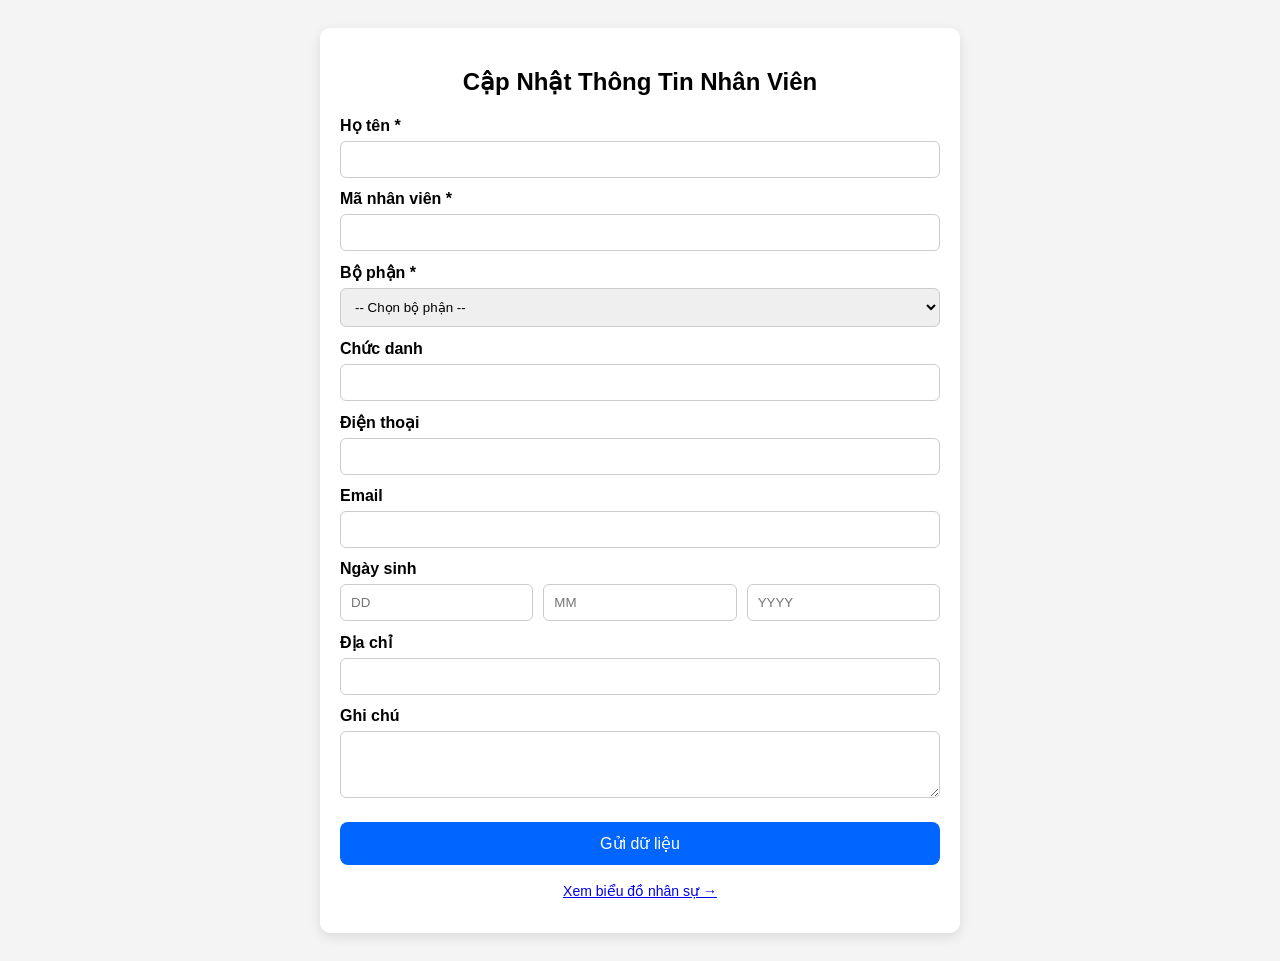
<file: index.html>
<!doctype html>
<html lang="vi">
<head>
  <meta charset="utf-8"/>
  <meta name="viewport" content="width=device-width,initial-scale=1"/>
  <title>Form Cập Nhật Nhân Viên</title>

  <style>
    body{font-family:Arial;background:#f4f4f4;padding:20px;}
    .wrap{
      background:#fff;max-width:600px;margin:auto;padding:20px;
      border-radius:10px;box-shadow:0 4px 12px rgba(0,0,0,.1);
    }
    label{font-weight:bold;margin-top:12px;display:block;}
    input,select,textarea{
      width:100%;padding:10px;margin-top:6px;border:1px solid #ccc;
      border-radius:6px;box-sizing:border-box;
    }
    button{
      width:100%;padding:12px;margin-top:20px;background:#0066ff;
      border:none;color:#fff;font-size:16px;border-radius:8px;cursor:pointer;
    }
    button:hover{opacity:0.9;}
    #msg{text-align:center;margin-top:12px;font-weight:bold;}
    .success{color:#0a0;}
    .error{color:#d00;}
  </style>
</head>

<body>
<div class="wrap">
  <h2 style="text-align:center;">Cập Nhật Thông Tin Nhân Viên</h2>

  <form id="nvForm">

    <label>Họ tên *</label>
    <input id="HoTen" required/>

    <label>Mã nhân viên *</label>
    <input id="MaNV" required/>

    <label>Bộ phận *</label>
    <select id="BoPhan" required>
      <option value="">-- Chọn bộ phận --</option>
      <option>HCNS</option>
      <option>Sản xuất</option>
      <option>Kế toán</option>
      <option>Kinh doanh</option>
      <option>Kho</option>
    </select>

    <label>Chức danh</label>
    <input id="ChucDanh"/>

    <label>Điện thoại</label>
    <input id="DienThoai"/>

    <label>Email</label>
    <input id="Email" type="email"/>

    <label>Ngày sinh</label>
    <div style="display:flex;gap:10px;">
      <input id="Ngay" type="number" placeholder="DD" min="1" max="31">
      <input id="Thang" type="number" placeholder="MM" min="1" max="12">
      <input id="Nam" type="number" placeholder="YYYY" min="1950" max="2030">
    </div>

    <label>Địa chỉ</label>
    <input id="DiaChi"/>

    <label>Ghi chú</label>
    <textarea id="GhiChu" rows="3"></textarea>

    <button type="submit">Gửi dữ liệu</button>
    <div id="msg"></div>

  </form>

  <p style="text-align:center;margin-top:18px;font-size:14px;">
    <a href="dashboard.html">Xem biểu đồ nhân sự →</a>
  </p>
</div>


<script>
// ====== URL Apps Script của bạn ======
const SCRIPT_URL = "https://script.google.com/macros/s/AKfycbzQfzE-pzVjNTQhEF2RxOjIUX4xm4NqSk2-JfOnnHbRJeNndNGvPErjGpwnP8Z0d801Ug/exec";

// Xử lý submit form
document.getElementById("nvForm").addEventListener("submit", async (e)=>{
  e.preventDefault();
  const msg = document.getElementById("msg");
  msg.textContent = "";
  msg.className = "";

  // Gom dữ liệu
  const payloadObj = {
    HoTen: HoTen.value,
    MaNV: MaNV.value,
    BoPhan: BoPhan.value,
    ChucDanh: ChucDanh.value,
    DienThoai: DienThoai.value,
    Email: Email.value,
    Ngay: Ngay.value,
    Thang: Thang.value,
    Nam: Nam.value,
    DiaChi: DiaChi.value,
    GhiChu: GhiChu.value
  };

  // Chuyển sang dạng x-www-form-urlencoded (tránh preflight)
  const body = new URLSearchParams(payloadObj).toString();

  try{
    const res = await fetch(SCRIPT_URL,{
      method:"POST",
      headers:{"Content-Type":"application/x-www-form-urlencoded;charset=UTF-8"},
      body: body
    });

    const rs = await res.json();

    if(rs.ok){
      msg.textContent = "✔ Gửi thành công!";
      msg.className = "success";
      nvForm.reset();
    } else {
      msg.textContent = "❌ Lỗi server: " + rs.error;
      msg.className = "error";
    }

  } catch(err){
    msg.textContent = "❌ Không thể kết nối server!";
    msg.className = "error";
  }
});
</script>

</body>
</html>
</file>
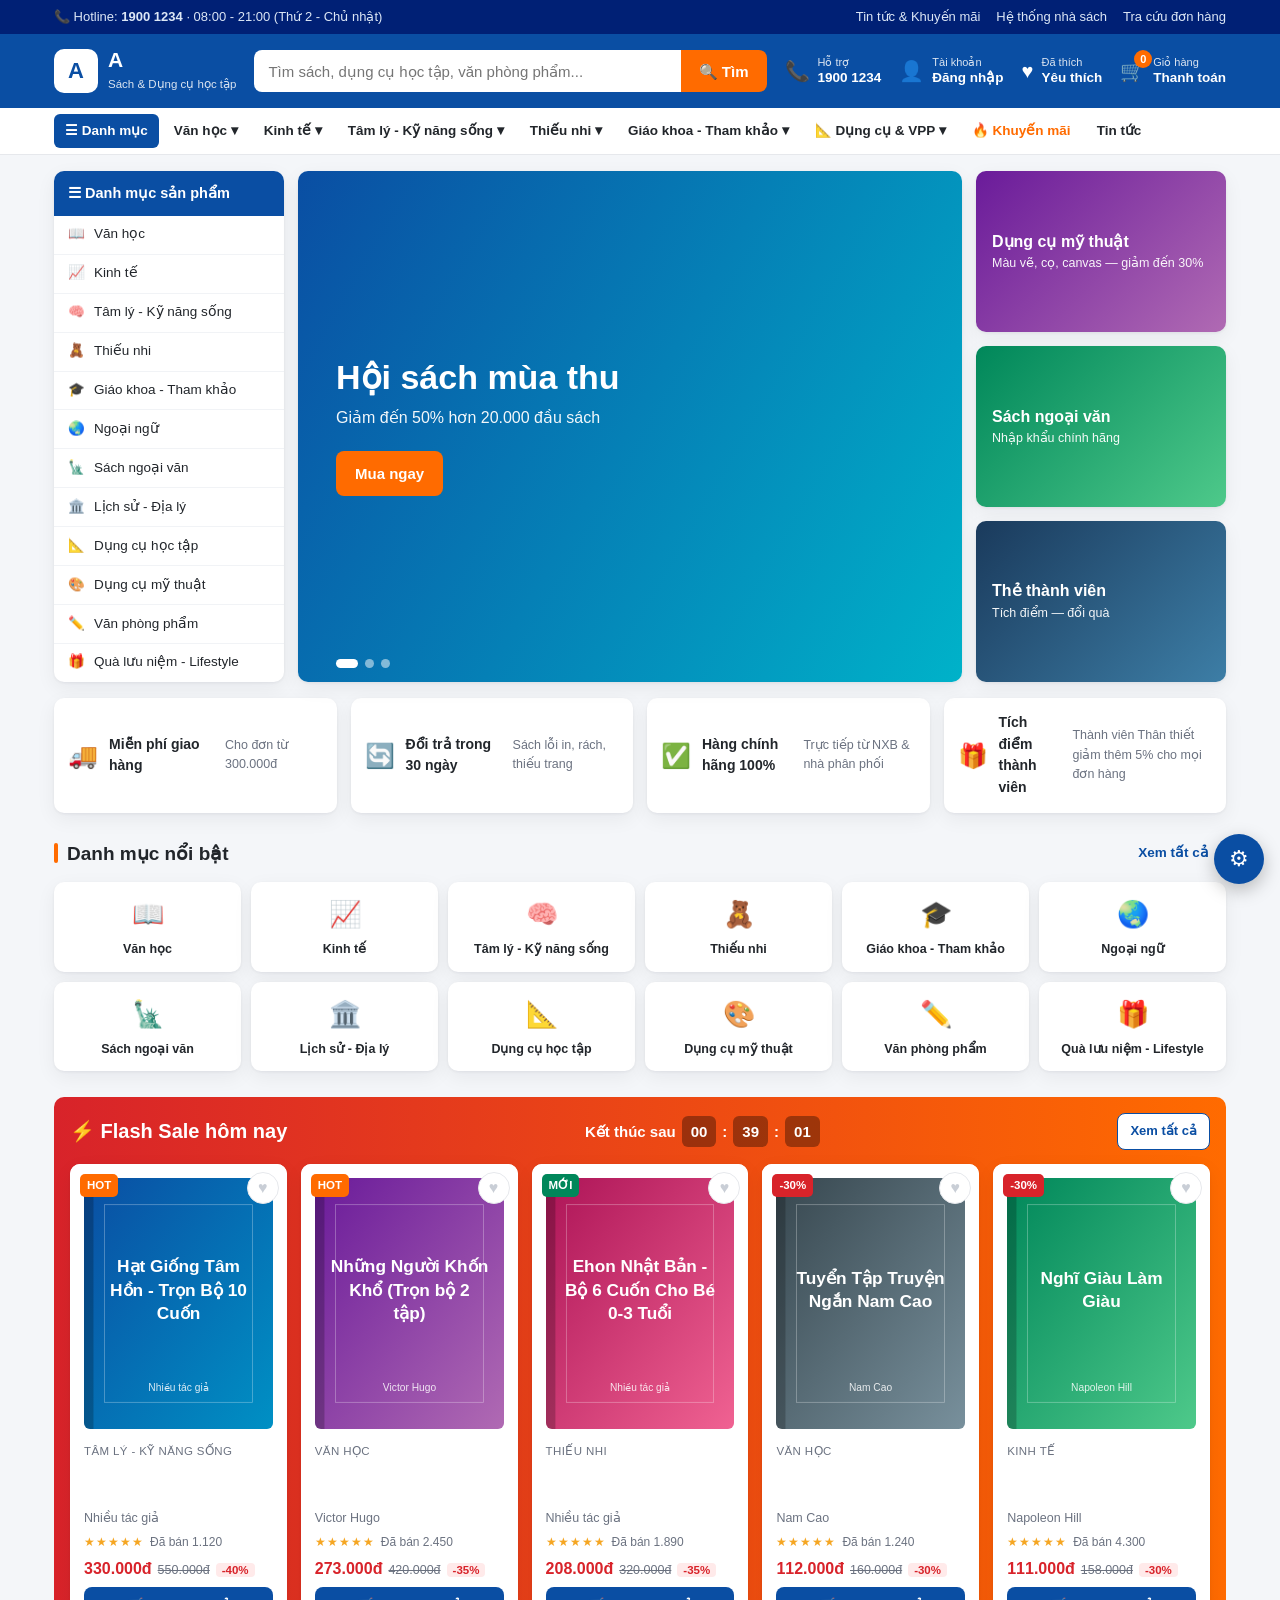
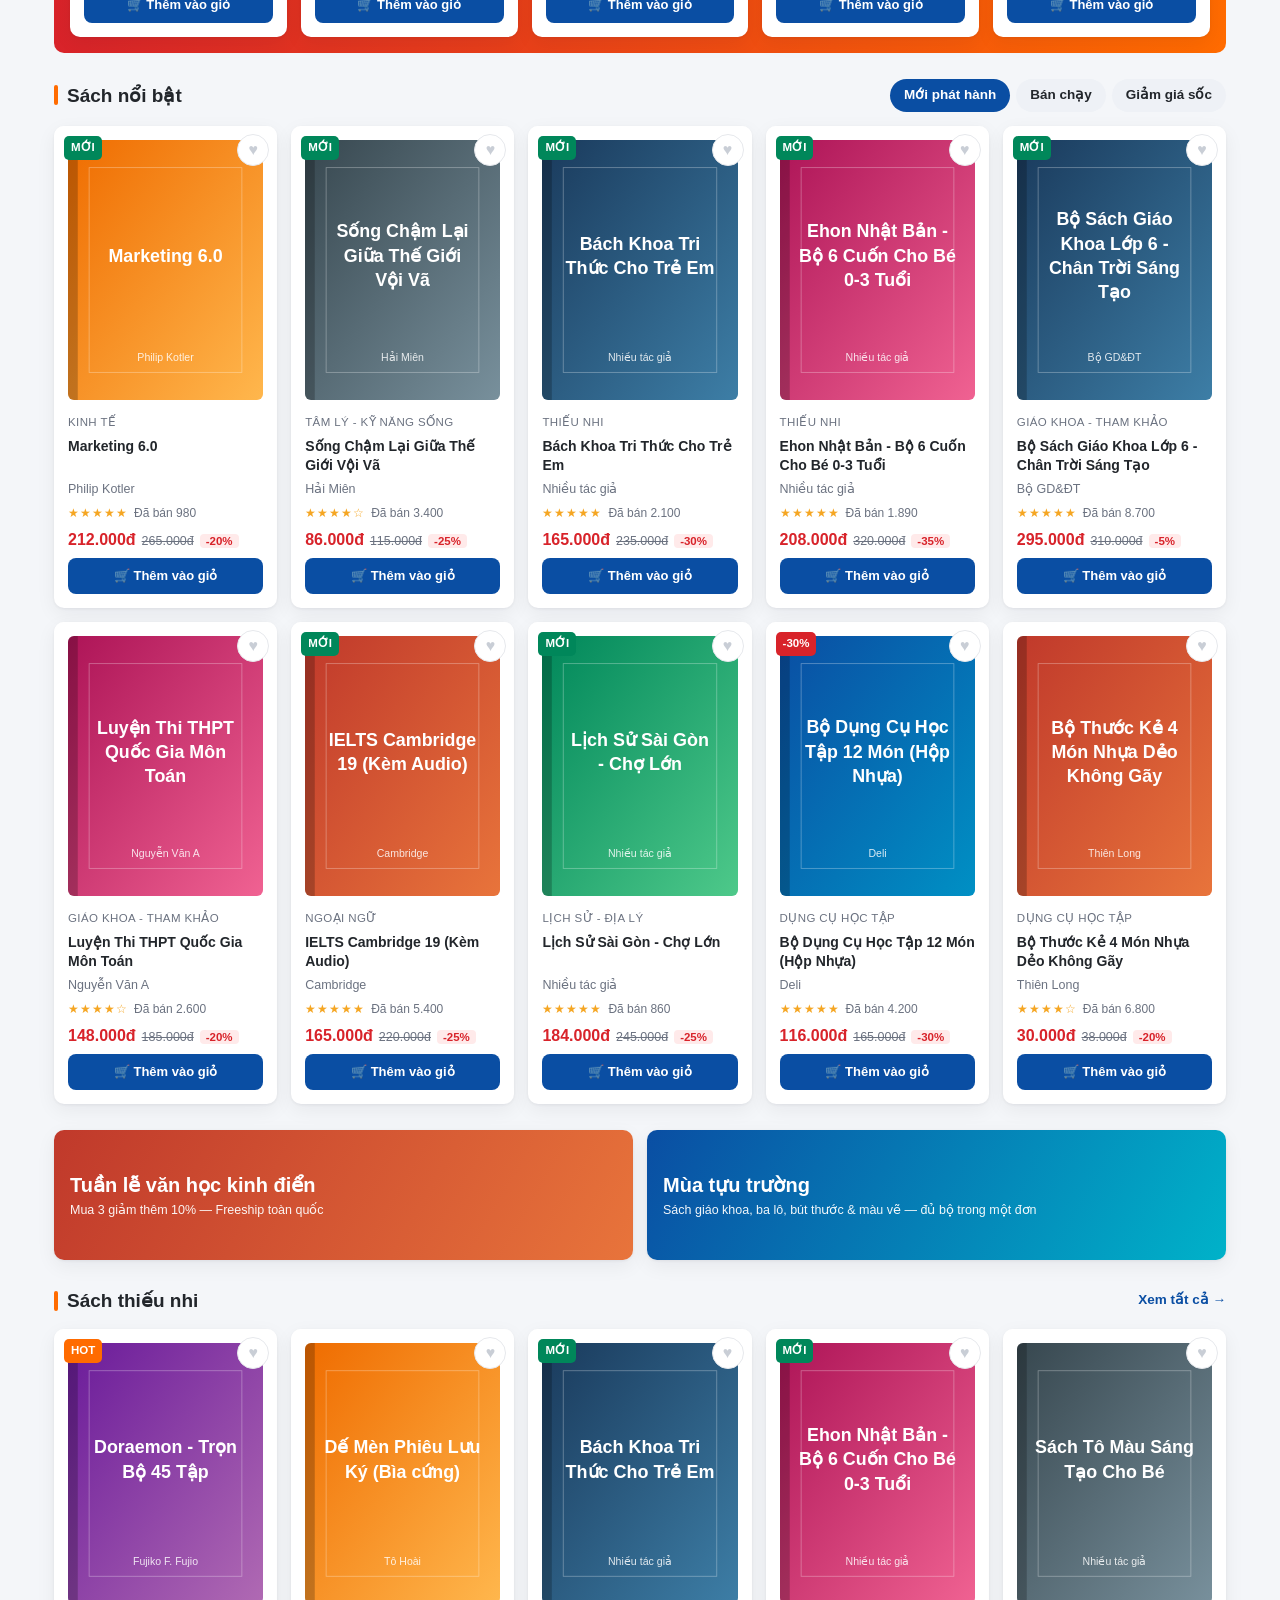
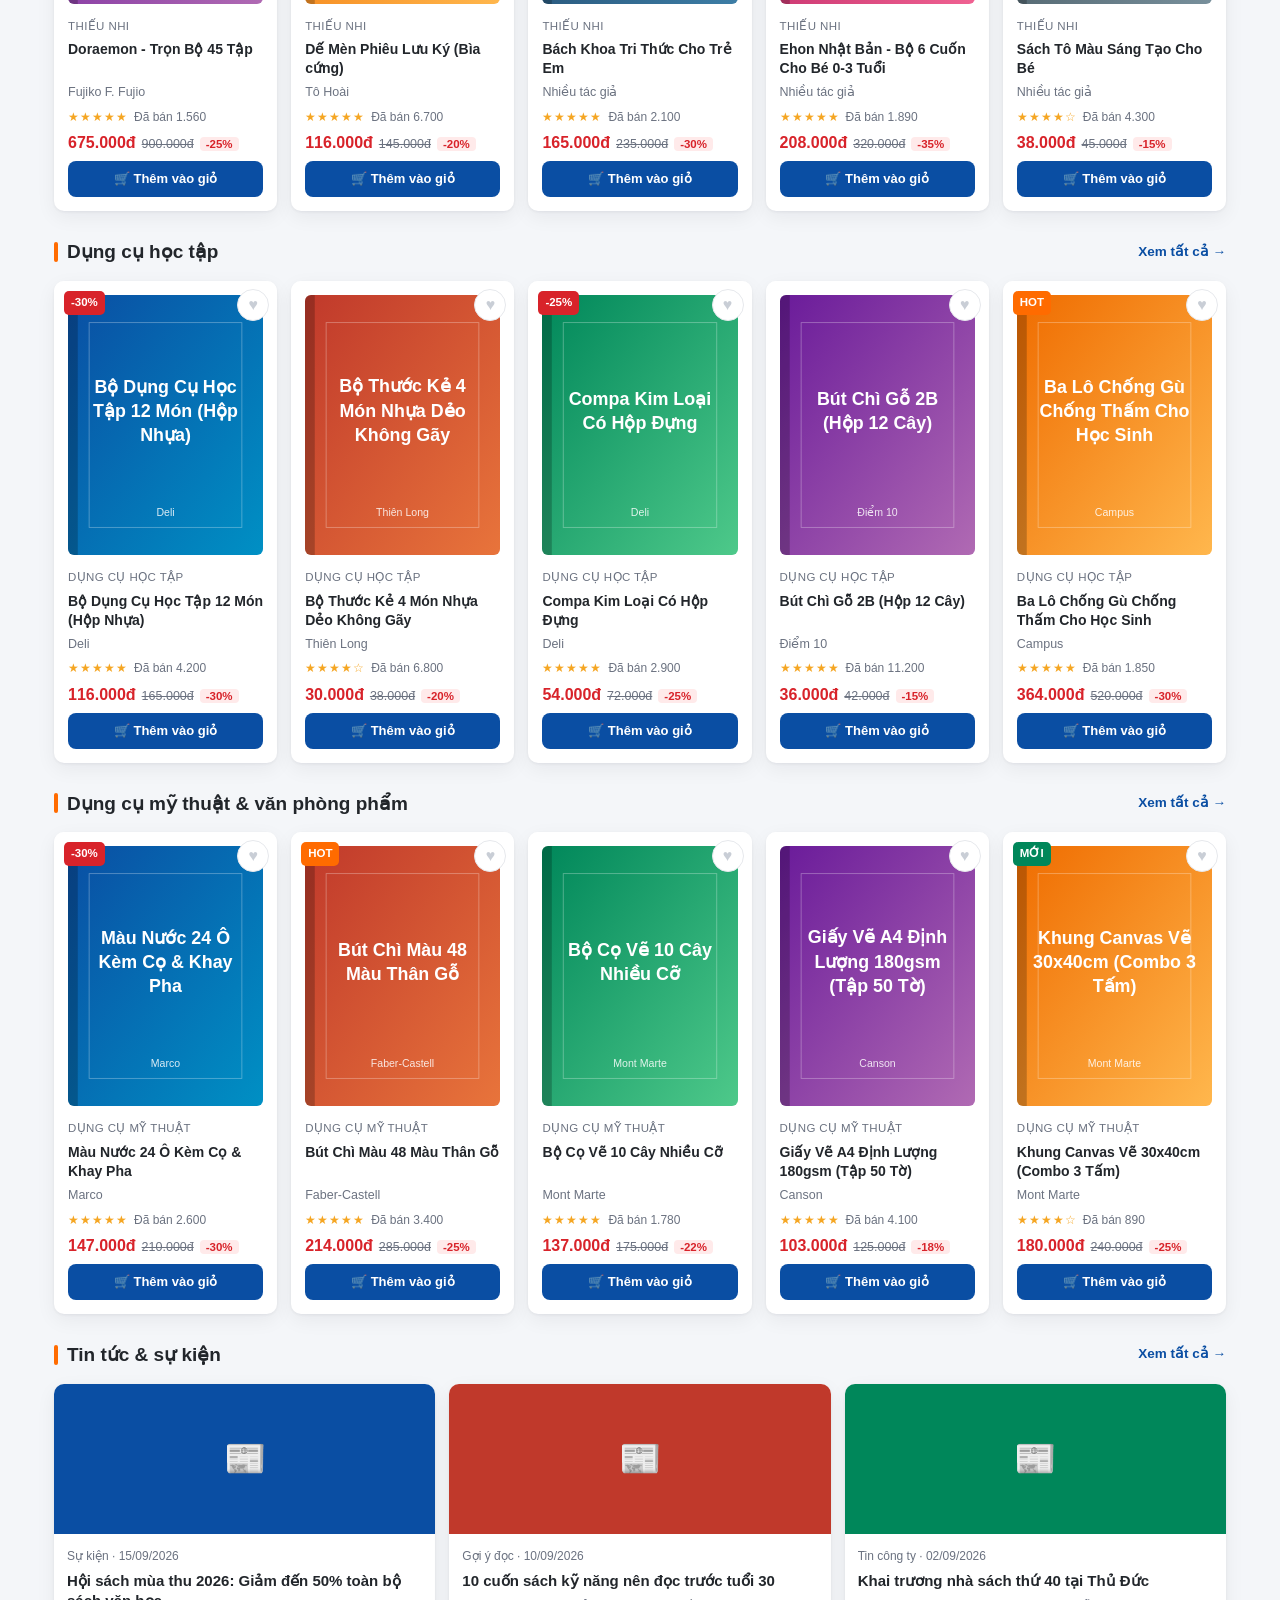
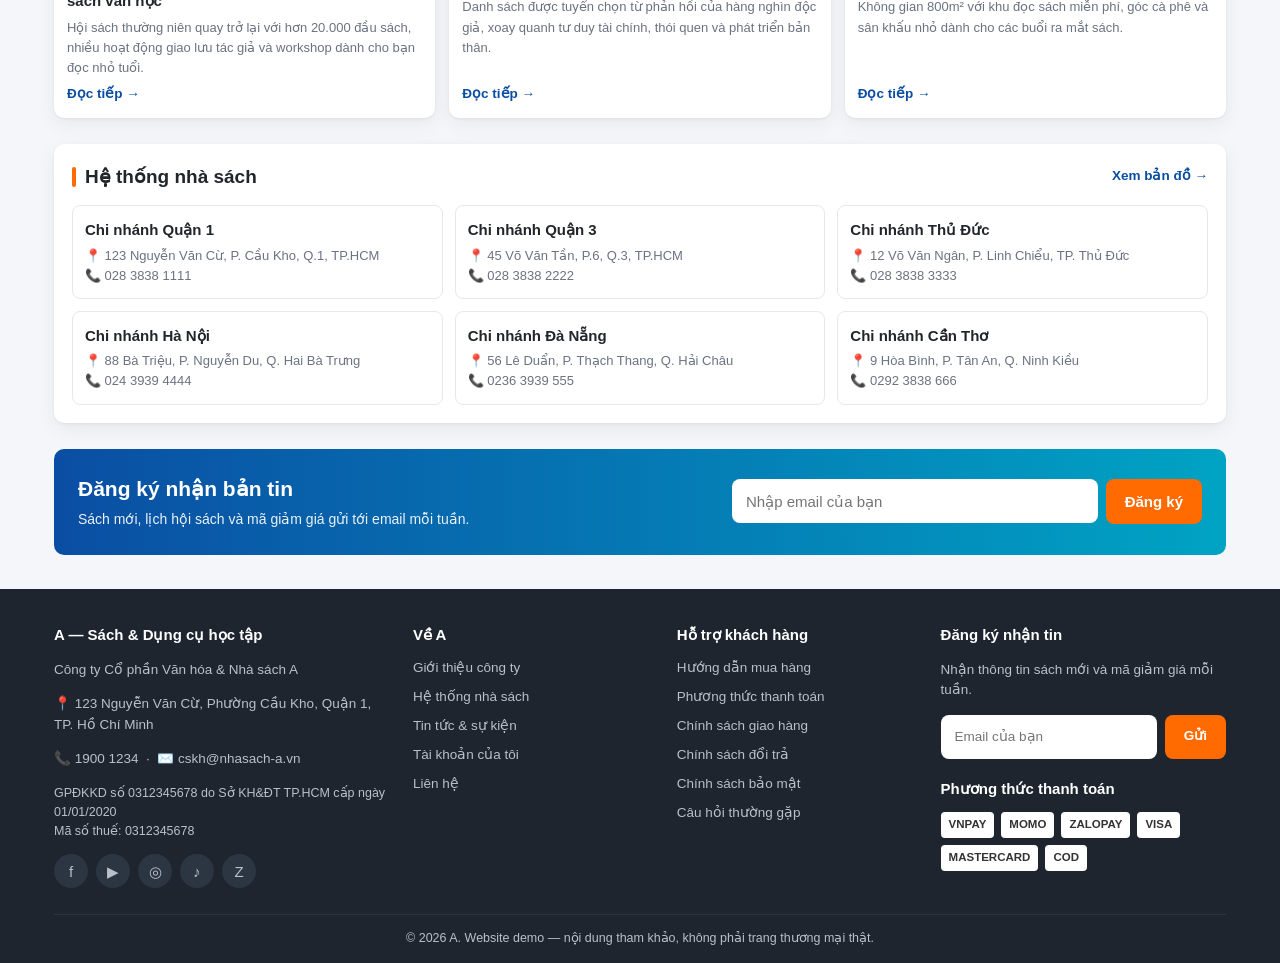
<file: nhasach/index.html>
<!doctype html>
<html lang="vi">
<head>
<meta charset="utf-8">
<meta name="viewport" content="width=device-width,initial-scale=1">
<title>{TEN} — Nhà sách trực tuyến | Sách, văn phòng phẩm, quà tặng</title>
<meta name="description" content="Mua sách trong nước, sách ngoại văn, văn phòng phẩm và quà lưu niệm. Giao hàng toàn quốc, giảm giá đến 50%.">
<link rel="stylesheet" href="assets/css/style.css">
<link rel="icon" href="data:image/svg+xml,%3Csvg xmlns='http://www.w3.org/2000/svg' viewBox='0 0 32 32'%3E%3Crect width='32' height='32' rx='7' fill='%230a4ea3'/%3E%3Ctext x='16' y='23' font-size='19' font-family='Arial' font-weight='bold' fill='white' text-anchor='middle'%3EA%3C/text%3E%3C/svg%3E">
</head>
<body data-page="home">
<div id="site-header"></div>

<main class="wrap">

  <!-- HERO -->
  <section class="hero">
    <div class="cat-box">
      <h3>☰ Danh mục sản phẩm</h3>
      <div id="heroCats"></div>
    </div>
    <div class="slider" id="slider"></div>
    <div class="side-promos" id="sidePromos"></div>
  </section>

  <!-- CAM KẾT -->
  <section class="trust">
    <div><i>🚚</i><b>Miễn phí giao hàng</b><span id="trustShip">Cho đơn từ 300.000đ</span></div>
    <div><i>🔄</i><b>Đổi trả trong 30 ngày</b><span>Sách lỗi in, rách, thiếu trang</span></div>
    <div><i>✅</i><b>Hàng chính hãng 100%</b><span>Trực tiếp từ NXB &amp; nhà phân phối</span></div>
    <div><i>🎁</i><b>Tích điểm thành viên</b><span id="trustMember">Giảm thêm 5% mỗi đơn</span></div>
  </section>

  <!-- DANH MỤC NỔI BẬT -->
  <section class="section">
    <div class="sec-head"><h2>Danh mục nổi bật</h2><a class="sec-more" href="danh-muc.html">Xem tất cả →</a></div>
    <div class="cat-grid" id="catGrid"></div>
  </section>

  <!-- FLASH SALE -->
  <section class="section flash">
    <div class="flash-head">
      <h2>⚡ Flash Sale hôm nay</h2>
      <div class="countdown">Kết thúc sau <b id="cdH">00</b>:<b id="cdM">00</b>:<b id="cdS">00</b></div>
      <a class="btn btn-ghost btn-sm" href="danh-muc.html?tag=hot">Xem tất cả</a>
    </div>
    <div class="grid" id="flashGrid"></div>
  </section>

  <!-- SÁCH MỚI / BÁN CHẠY -->
  <section class="section">
    <div class="sec-head">
      <h2>Sách nổi bật</h2>
      <div class="tabs">
        <button class="tab active" data-tab="moi">Mới phát hành</button>
        <button class="tab" data-tab="banchay">Bán chạy</button>
        <button class="tab" data-tab="giamgia">Giảm giá sốc</button>
      </div>
    </div>
    <div class="grid" id="featGrid"></div>
  </section>

  <!-- BANNER ĐÔI -->
  <section class="section" style="display:grid;grid-template-columns:1fr 1fr;gap:14px" id="dualBanner"></section>

  <!-- THEO DANH MỤC -->
  <section class="section">
    <div class="sec-head"><h2>Sách thiếu nhi</h2><a class="sec-more" href="danh-muc.html?cat=thieu-nhi">Xem tất cả →</a></div>
    <div class="grid" id="gridThieuNhi"></div>
  </section>

  <section class="section">
    <div class="sec-head"><h2>Dụng cụ học tập</h2><a class="sec-more" href="danh-muc.html?cat=dung-cu">Xem tất cả →</a></div>
    <div class="grid" id="gridDungCu"></div>
  </section>

  <section class="section">
    <div class="sec-head"><h2>Dụng cụ mỹ thuật &amp; văn phòng phẩm</h2><a class="sec-more" href="danh-muc.html?nhom=dungcu">Xem tất cả →</a></div>
    <div class="grid" id="gridVPP"></div>
  </section>

  <!-- TIN TỨC -->
  <section class="section">
    <div class="sec-head"><h2>Tin tức &amp; sự kiện</h2><a class="sec-more" href="tin-tuc.html">Xem tất cả →</a></div>
    <div class="news-grid" id="newsGrid"></div>
  </section>

  <!-- HỆ THỐNG CỬA HÀNG -->
  <section class="section panel">
    <div class="sec-head"><h2>Hệ thống nhà sách</h2><a class="sec-more" href="lien-he.html">Xem bản đồ →</a></div>
    <div class="store-grid" id="storeGrid"></div>
  </section>

  <!-- ĐĂNG KÝ NHẬN TIN -->
  <section class="section newsletter">
    <div><h2>Đăng ký nhận bản tin</h2><p>Sách mới, lịch hội sách và mã giảm giá gửi tới email mỗi tuần.</p></div>
    <form class="nl-form" data-newsletter>
      <input type="email" placeholder="Nhập email của bạn" required>
      <button class="btn btn-accent">Đăng ký</button>
    </form>
  </section>

</main>

<div id="site-footer"></div>

<script src="assets/js/config.js"></script>
<script src="assets/js/data.js"></script>
<script src="assets/js/app.js"></script>
<script>
window.PAGE_INIT = function () {
  var C = window.CFG, B = window.BOOKS;

  document.getElementById('trustShip').textContent = 'Cho đơn từ ' + window.fmtVND(C.freeShipThreshold);
  document.getElementById('trustMember').textContent = C.memberDiscountNote;

  /* Danh mục cột trái + lưới danh mục */
  document.getElementById('heroCats').innerHTML = window.CATEGORIES.map(function (c) {
    return '<a href="danh-muc.html?cat=' + c.slug + '"><span>' + c.icon + '</span>' + c.name + '</a>';
  }).join('');
  document.getElementById('catGrid').innerHTML = window.CATEGORIES.map(function (c) {
    return '<a class="cat-chip" href="danh-muc.html?cat=' + c.slug + '"><i>' + c.icon + '</i>' + c.name + '</a>';
  }).join('');

  /* Slider */
  var sl = document.getElementById('slider');
  sl.innerHTML = window.BANNERS.map(function (b, i) {
    return '<div class="slide' + (i ? '' : ' active') + '" style="background:linear-gradient(120deg,' + b.c1 + ',' + b.c2 + ')">' +
      '<h2>' + b.title + '</h2><p>' + b.sub + '</p>' +
      '<a class="btn btn-accent" href="' + b.href + '" style="align-self:flex-start">' + b.cta + '</a></div>';
  }).join('') + '<div class="slide-dots">' + window.BANNERS.map(function (_, i) {
    return '<i class="' + (i ? '' : 'active') + '" data-i="' + i + '"></i>';
  }).join('') + '</div>';
  var cur = 0, slides = sl.querySelectorAll('.slide'), dots = sl.querySelectorAll('.slide-dots i');
  function go(n) {
    slides[cur].classList.remove('active'); dots[cur].classList.remove('active');
    cur = (n + slides.length) % slides.length;
    slides[cur].classList.add('active'); dots[cur].classList.add('active');
  }
  dots.forEach(function (d) { d.onclick = function () { go(+d.dataset.i); }; });
  setInterval(function () { go(cur + 1); }, 5000);

  document.getElementById('sidePromos').innerHTML =
    '<a class="promo" href="danh-muc.html?cat=my-thuat" style="background:linear-gradient(135deg,#6a1b9a,#b06ab3)">' +
    '<b>Dụng cụ mỹ thuật</b><span>Màu vẽ, cọ, canvas — giảm đến 30%</span></a>' +
    '<a class="promo" href="danh-muc.html?cat=ngoai-van" style="background:linear-gradient(135deg,#00875a,#4ec98a)">' +
    '<b>Sách ngoại văn</b><span>Nhập khẩu chính hãng</span></a>' +
    '<a class="promo" href="lien-he.html" style="background:linear-gradient(135deg,#1a3a5c,#3d7ea6)">' +
    '<b>Thẻ thành viên</b><span>Tích điểm — đổi quà</span></a>';

  /* Flash sale + đồng hồ đếm ngược tới 24h */
  var flash = B.slice().sort(function (a, b) { return b.off - a.off; }).slice(0, 5);
  document.getElementById('flashGrid').innerHTML = flash.map(window.cardHTML).join('');
  setInterval(function () {
    var now = new Date(), end = new Date(); end.setHours(23, 59, 59, 999);
    var d = Math.max(0, Math.floor((end - now) / 1000));
    var p = function (n) { return String(n).padStart(2, '0'); };
    document.getElementById('cdH').textContent = p(Math.floor(d / 3600));
    document.getElementById('cdM').textContent = p(Math.floor(d % 3600 / 60));
    document.getElementById('cdS').textContent = p(d % 60);
  }, 1000);

  /* Tabs sách nổi bật */
  function feat(kind) {
    var list;
    if (kind === 'moi') list = B.filter(function (b) { return b.tags.indexOf('moi') > -1 || b.year >= 2025; });
    else if (kind === 'banchay') list = B.slice().sort(function (a, b) { return b.sold - a.sold; });
    else list = B.slice().sort(function (a, b) { return (b.listPrice - b.price) - (a.listPrice - a.price); });
    document.getElementById('featGrid').innerHTML = list.slice(0, 10).map(window.cardHTML).join('');
  }
  feat('moi');
  document.querySelectorAll('.tab').forEach(function (t) {
    t.onclick = function () {
      document.querySelectorAll('.tab').forEach(function (x) { x.classList.remove('active'); });
      t.classList.add('active'); feat(t.dataset.tab);
    };
  });

  document.getElementById('dualBanner').innerHTML =
    '<a class="promo" href="danh-muc.html?cat=van-hoc" style="min-height:130px;background:linear-gradient(120deg,#c0392b,#e8743b)">' +
    '<b style="font-size:20px">Tuần lễ văn học kinh điển</b><span>Mua 3 giảm thêm 10% — Freeship toàn quốc</span></a>' +
    '<a class="promo" href="danh-muc.html?nhom=dungcu" style="min-height:130px;background:linear-gradient(120deg,#0a4ea3,#00b2c9)">' +
    '<b style="font-size:20px">Mùa tựu trường</b><span>Sách giáo khoa, ba lô, bút thước &amp; màu vẽ — đủ bộ trong một đơn</span></a>';

  var pick = function (slug, n) { return B.filter(function (b) { return b.cat === slug; }).slice(0, n).map(window.cardHTML).join(''); };
  document.getElementById('gridThieuNhi').innerHTML = pick('thieu-nhi', 5);
  document.getElementById('gridDungCu').innerHTML = pick('dung-cu', 5);
  document.getElementById('gridVPP').innerHTML = B.filter(function (b) {
    return b.cat === 'my-thuat' || b.cat === 'vpp';
  }).slice(0, 5).map(window.cardHTML).join('');

  var col = ['#0a4ea3', '#c0392b', '#00875a'];
  document.getElementById('newsGrid').innerHTML = window.NEWS.slice(0, 3).map(function (n, i) {
    return '<a class="news-card" href="tin-tuc.html?id=' + n.id + '">' +
      '<div class="news-thumb" style="background:' + col[i % 3] + '">📰</div>' +
      '<div class="news-body"><span class="news-meta">' + n.cat + ' · ' + n.date + '</span>' +
      '<h3>' + n.title + '</h3><p>' + n.excerpt + '</p>' +
      '<span class="sec-more">Đọc tiếp →</span></div></a>';
  }).join('');

  document.getElementById('storeGrid').innerHTML = window.STORES.map(function (s) {
    return '<div class="store"><b>' + s.name + '</b><p>📍 ' + s.addr + '</p><p>📞 ' + s.phone + '</p></div>';
  }).join('');
};
</script>
</body>
</html>
</file>
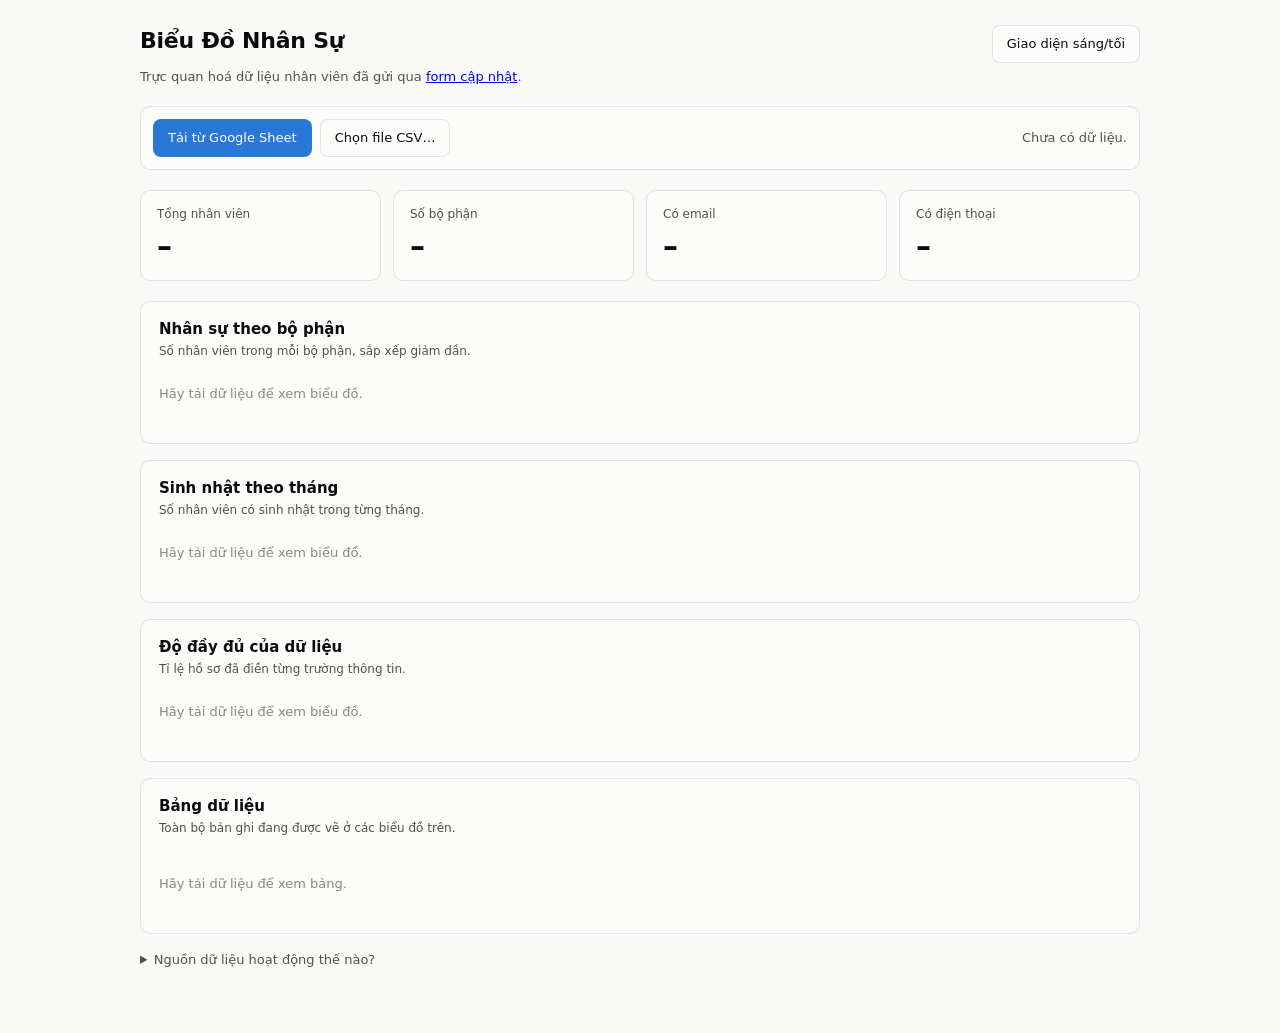
<file: dashboard.html>
<!doctype html>
<html lang="vi">
<head>
<meta charset="utf-8"/>
<meta name="viewport" content="width=device-width,initial-scale=1"/>
<title>Biểu Đồ Nhân Sự</title>
<style>
  :root{
    color-scheme: light;
    --plane:#f9f9f7;
    --surface-1:#fcfcfb;
    --text-primary:#0b0b0b;
    --text-secondary:#52514e;
    --text-muted:#898781;
    --grid:#e1e0d9;
    --axis:#c3c2b7;
    --border:rgba(11,11,11,.10);
    --series-1:#2a78d6;
    --critical:#d03b3b;
    --good:#0ca30c;
  }
  @media (prefers-color-scheme: dark){
    :root:not([data-theme="light"]){
      color-scheme: dark;
      --plane:#0d0d0d;
      --surface-1:#1a1a19;
      --text-primary:#ffffff;
      --text-secondary:#c3c2b7;
      --text-muted:#898781;
      --grid:#2c2c2a;
      --axis:#383835;
      --border:rgba(255,255,255,.10);
      --series-1:#3987e5;
      --critical:#d03b3b;
      --good:#0ca30c;
    }
  }
  :root[data-theme="dark"]{
    color-scheme: dark;
    --plane:#0d0d0d;
    --surface-1:#1a1a19;
    --text-primary:#ffffff;
    --text-secondary:#c3c2b7;
    --text-muted:#898781;
    --grid:#2c2c2a;
    --axis:#383835;
    --border:rgba(255,255,255,.10);
    --series-1:#3987e5;
  }

  *{box-sizing:border-box;}
  body{
    margin:0;padding:24px 16px 64px;
    background:var(--plane);color:var(--text-primary);
    font-family:system-ui,-apple-system,"Segoe UI",sans-serif;
    font-size:15px;line-height:1.5;
  }
  .wrap{max-width:1000px;margin:0 auto;}
  header{display:flex;flex-wrap:wrap;gap:12px;align-items:baseline;justify-content:space-between;margin-bottom:4px;}
  h1{font-size:22px;margin:0;font-weight:650;letter-spacing:-.01em;}
  .sub{color:var(--text-secondary);font-size:13px;margin:0 0 20px;}

  /* ---- data source row ---- */
  .controls{
    display:flex;flex-wrap:wrap;gap:8px;align-items:center;
    padding:12px;margin-bottom:20px;
    background:var(--surface-1);border:1px solid var(--border);border-radius:10px;
  }
  .controls .spacer{flex:1 1 auto;}
  button,.filebtn{
    font:inherit;font-size:13px;padding:8px 14px;border-radius:8px;
    border:1px solid var(--border);background:var(--surface-1);color:var(--text-primary);
    cursor:pointer;
  }
  button.primary{background:var(--series-1);border-color:transparent;color:#fff;}
  button:hover,.filebtn:hover{opacity:.88;}
  input[type=file]{display:none;}
  #status{font-size:13px;color:var(--text-secondary);}
  #status.error{color:var(--critical);}
  #status.ok{color:var(--good);}

  /* ---- stat tiles ---- */
  .tiles{display:grid;grid-template-columns:repeat(auto-fit,minmax(150px,1fr));gap:12px;margin-bottom:20px;}
  .tile{background:var(--surface-1);border:1px solid var(--border);border-radius:10px;padding:14px 16px;}
  .tile .k{font-size:12px;color:var(--text-secondary);margin-bottom:6px;}
  .tile .v{font-size:30px;font-weight:600;letter-spacing:-.02em;line-height:1.1;}
  .tile .n{font-size:12px;color:var(--text-muted);margin-top:4px;}

  /* ---- chart cards ---- */
  .card{background:var(--surface-1);border:1px solid var(--border);border-radius:10px;padding:16px 18px 18px;margin-bottom:16px;}
  .card h2{font-size:15px;margin:0 0 2px;font-weight:600;}
  .card .cap{font-size:12px;color:var(--text-secondary);margin:0 0 16px;}

  /* horizontal bars */
  .hbar{display:grid;grid-template-columns:minmax(80px,140px) 1fr auto;gap:10px;align-items:center;margin-bottom:8px;}
  .hbar .lab{font-size:13px;color:var(--text-secondary);text-align:right;overflow:hidden;text-overflow:ellipsis;white-space:nowrap;}
  .hbar .track{height:16px;background:var(--grid);border-radius:4px;overflow:hidden;}
  .hbar .fill{height:100%;background:var(--series-1);border-radius:0 4px 4px 0;transition:width .3s ease;}
  .hbar .val{font-size:13px;color:var(--text-primary);font-variant-numeric:tabular-nums;min-width:44px;text-align:right;}

  /* vertical bars */
  .vchart{display:flex;align-items:flex-end;gap:2px;height:180px;border-bottom:1px solid var(--axis);padding-bottom:0;}
  .vcol{flex:1;display:flex;flex-direction:column;justify-content:flex-end;height:100%;}
  .vfill{background:var(--series-1);border-radius:4px 4px 0 0;transition:height .3s ease;}
  .vaxis{display:flex;gap:2px;margin-top:6px;}
  .vaxis span{flex:1;text-align:center;font-size:11px;color:var(--text-muted);font-variant-numeric:tabular-nums;}

  /* table */
  table{width:100%;border-collapse:collapse;font-size:13px;}
  th,td{text-align:left;padding:7px 10px;border-bottom:1px solid var(--grid);white-space:nowrap;}
  th{color:var(--text-secondary);font-weight:600;}
  .tablewrap{overflow-x:auto;}

  .empty{color:var(--text-muted);font-size:13px;padding:8px 0;}
  #tip{
    position:fixed;pointer-events:none;opacity:0;transition:opacity .12s;
    background:var(--surface-1);border:1px solid var(--border);border-radius:8px;
    padding:6px 10px;font-size:12px;color:var(--text-primary);
    box-shadow:0 4px 14px rgba(0,0,0,.14);z-index:10;
  }
  details summary{cursor:pointer;font-size:13px;color:var(--text-secondary);}
  code{font-size:12px;background:var(--grid);padding:1px 5px;border-radius:4px;}
</style>
</head>

<body>
<div class="wrap">

  <header>
    <h1>Biểu Đồ Nhân Sự</h1>
    <button id="themeBtn" type="button">Giao diện sáng/tối</button>
  </header>
  <p class="sub">Trực quan hoá dữ liệu nhân viên đã gửi qua <a href="index.html">form cập nhật</a>.</p>

  <div class="controls">
    <button id="loadBtn" class="primary" type="button">Tải từ Google Sheet</button>
    <label class="filebtn" for="csvFile">Chọn file CSV…</label>
    <input id="csvFile" type="file" accept=".csv,text/csv"/>
    <span class="spacer"></span>
    <span id="status">Chưa có dữ liệu.</span>
  </div>

  <div class="tiles" id="tiles"></div>

  <div class="card">
    <h2>Nhân sự theo bộ phận</h2>
    <p class="cap">Số nhân viên trong mỗi bộ phận, sắp xếp giảm dần.</p>
    <div id="deptChart"><p class="empty">Hãy tải dữ liệu để xem biểu đồ.</p></div>
  </div>

  <div class="card">
    <h2>Sinh nhật theo tháng</h2>
    <p class="cap">Số nhân viên có sinh nhật trong từng tháng.</p>
    <div id="monthChart"><p class="empty">Hãy tải dữ liệu để xem biểu đồ.</p></div>
  </div>

  <div class="card">
    <h2>Độ đầy đủ của dữ liệu</h2>
    <p class="cap">Tỉ lệ hồ sơ đã điền từng trường thông tin.</p>
    <div id="fillChart"><p class="empty">Hãy tải dữ liệu để xem biểu đồ.</p></div>
  </div>

  <div class="card">
    <h2>Bảng dữ liệu</h2>
    <p class="cap">Toàn bộ bản ghi đang được vẽ ở các biểu đồ trên.</p>
    <div class="tablewrap" id="table"><p class="empty">Hãy tải dữ liệu để xem bảng.</p></div>
  </div>

  <details>
    <summary>Nguồn dữ liệu hoạt động thế nào?</summary>
    <p class="sub" style="margin-top:10px;">
      Nút <strong>Tải từ Google Sheet</strong> gọi <code>GET .../exec?action=list</code> tới cùng Apps Script mà form đang gửi dữ liệu.
      Apps Script cần có hàm <code>doGet</code> trả về JSON dạng <code>{ok:true, data:[…]}</code> (hoặc một mảng bản ghi).
      Nếu chưa có, hãy xuất Google Sheet ra CSV rồi dùng nút <strong>Chọn file CSV</strong> — mọi biểu đồ chạy hoàn toàn trong trình duyệt, không gửi dữ liệu đi đâu.
    </p>
  </details>

</div>

<div id="tip" role="status"></div>

<script>
// Cùng endpoint với form gửi dữ liệu.
const SCRIPT_URL = "https://script.google.com/macros/s/AKfycbzQfzE-pzVjNTQhEF2RxOjIUX4xm4NqSk2-JfOnnHbRJeNndNGvPErjGpwnP8Z0d801Ug/exec";

const FIELDS = [
  ["HoTen","Họ tên"], ["MaNV","Mã nhân viên"], ["BoPhan","Bộ phận"],
  ["ChucDanh","Chức danh"], ["DienThoai","Điện thoại"], ["Email","Email"],
  ["NgaySinh","Ngày sinh"], ["DiaChi","Địa chỉ"]
];

let rows = [];

/* ---------- helpers ---------- */
const $ = id => document.getElementById(id);

function setStatus(text, kind){
  const el = $("status");
  el.textContent = text;
  el.className = kind || "";
}

// Bỏ dấu + viết thường, để khớp tên cột tiếng Việt có dấu.
function norm(s){
  return String(s||"").normalize("NFD").replace(/[̀-ͯ]/g,"")
    .replace(/đ/gi,"d").toLowerCase().replace(/[^a-z0-9]/g,"");
}

const HEADER_MAP = {
  hoten:"HoTen", hovaten:"HoTen", name:"HoTen",
  manv:"MaNV", manhanvien:"MaNV", id:"MaNV",
  bophan:"BoPhan", phongban:"BoPhan", department:"BoPhan",
  chucdanh:"ChucDanh", chucvu:"ChucDanh",
  dienthoai:"DienThoai", sodienthoai:"DienThoai", phone:"DienThoai",
  email:"Email", mail:"Email",
  ngay:"Ngay", ngaysinh:"Ngay", thang:"Thang", nam:"Nam",
  diachi:"DiaChi", address:"DiaChi",
  ghichu:"GhiChu", note:"GhiChu"
};

// CSV có hỗ trợ ô đặt trong dấu ngoặc kép và xuống dòng bên trong ô.
function parseCSV(text){
  const out=[]; let row=[], cell="", q=false;
  text = text.replace(/^﻿/,"");
  for(let i=0;i<text.length;i++){
    const c=text[i];
    if(q){
      if(c === '"'){ if(text[i+1] === '"'){ cell+='"'; i++; } else q=false; }
      else cell+=c;
    } else if(c === '"'){ q=true; }
    else if(c === ','){ row.push(cell); cell=""; }
    else if(c === '\n'){ row.push(cell); out.push(row); row=[]; cell=""; }
    else if(c !== '\r'){ cell+=c; }
  }
  if(cell !== "" || row.length){ row.push(cell); out.push(row); }
  return out.filter(r => r.some(v => String(v).trim() !== ""));
}

function recordsFromCSV(text){
  const grid = parseCSV(text);
  if(grid.length < 2) return [];
  const heads = grid[0].map(h => HEADER_MAP[norm(h)] || norm(h));
  return grid.slice(1).map(r => {
    const o = {};
    heads.forEach((h,i) => { o[h] = (r[i] ?? "").trim(); });
    return o;
  });
}

function recordsFromJSON(data){
  const list = Array.isArray(data) ? data : (data && (data.data || data.rows || data.records)) || [];
  return list.map(r => {
    const o = {};
    Object.keys(r || {}).forEach(k => { o[HEADER_MAP[norm(k)] || norm(k)] = r[k] == null ? "" : String(r[k]).trim(); });
    return o;
  });
}

const has = v => String(v || "").trim() !== "";
const birthMonth = r => {
  const m = parseInt(r.Thang, 10);
  return (m >= 1 && m <= 12) ? m : null;
};
const fieldFilled = (r, key) => key === "NgaySinh"
  ? (has(r.Ngay) && has(r.Thang) && has(r.Nam))
  : has(r[key]);

/* ---------- tooltip ---------- */
const tip = $("tip");
function bindTip(el, text){
  el.addEventListener("mouseenter", () => { tip.textContent = text; tip.style.opacity = 1; });
  el.addEventListener("mousemove", e => {
    tip.style.left = Math.min(e.clientX + 14, innerWidth - tip.offsetWidth - 8) + "px";
    tip.style.top  = (e.clientY - tip.offsetHeight - 10) + "px";
  });
  el.addEventListener("mouseleave", () => { tip.style.opacity = 0; });
}

/* ---------- charts ---------- */
function hbars(container, items, fmt){
  container.innerHTML = "";
  if(!items.length){ container.innerHTML = '<p class="empty">Không có dữ liệu.</p>'; return; }
  const max = Math.max(...items.map(i => i.value), 1);
  items.forEach(it => {
    const row = document.createElement("div"); row.className = "hbar";
    const lab = document.createElement("div"); lab.className = "lab"; lab.textContent = it.label; lab.title = it.label;
    const track = document.createElement("div"); track.className = "track";
    const fill = document.createElement("div"); fill.className = "fill";
    fill.style.width = (it.value / max * 100) + "%";
    if(it.value > 0) fill.style.minWidth = "2px";
    track.appendChild(fill);
    const val = document.createElement("div"); val.className = "val"; val.textContent = fmt(it);
    row.append(lab, track, val);
    bindTip(row, it.label + ": " + fmt(it));
    container.appendChild(row);
  });
}

function renderDept(){
  const counts = {};
  rows.forEach(r => { const d = has(r.BoPhan) ? r.BoPhan : "(Chưa có)"; counts[d] = (counts[d] || 0) + 1; });
  const items = Object.entries(counts)
    .map(([label, value]) => ({label, value}))
    .sort((a,b) => b.value - a.value);
  hbars($("deptChart"), items, i => i.value + " người");
}

function renderMonth(){
  const counts = Array(12).fill(0);
  let unknown = 0;
  rows.forEach(r => { const m = birthMonth(r); if(m) counts[m-1]++; else unknown++; });
  const box = $("monthChart");
  box.innerHTML = "";
  if(!rows.length){ box.innerHTML = '<p class="empty">Không có dữ liệu.</p>'; return; }
  const max = Math.max(...counts, 1);
  const chart = document.createElement("div"); chart.className = "vchart";
  const axis = document.createElement("div"); axis.className = "vaxis";
  counts.forEach((c, i) => {
    const col = document.createElement("div"); col.className = "vcol";
    const fill = document.createElement("div"); fill.className = "vfill";
    fill.style.height = (c / max * 100) + "%";
    if(c > 0) fill.style.minHeight = "2px";
    col.appendChild(fill);
    bindTip(col, "Tháng " + (i+1) + ": " + c + " người");
    chart.appendChild(col);
    const s = document.createElement("span"); s.textContent = "T" + (i+1);
    axis.appendChild(s);
  });
  box.append(chart, axis);
  if(unknown){
    const note = document.createElement("p"); note.className = "empty";
    note.textContent = unknown + " hồ sơ chưa có tháng sinh.";
    box.appendChild(note);
  }
}

function renderFill(){
  const n = rows.length;
  const items = FIELDS.map(([key, label]) => ({
    label,
    count: rows.filter(r => fieldFilled(r, key)).length,
    value: n ? rows.filter(r => fieldFilled(r, key)).length / n * 100 : 0
  })).sort((a,b) => b.value - a.value);
  hbars($("fillChart"), items, i => Math.round(i.value) + "%");
}

function renderTiles(){
  const n = rows.length;
  const depts = new Set(rows.filter(r => has(r.BoPhan)).map(r => r.BoPhan)).size;
  const email = rows.filter(r => has(r.Email)).length;
  const phone = rows.filter(r => has(r.DienThoai)).length;
  const pct = c => n ? Math.round(c / n * 100) + "%" : "–";
  $("tiles").innerHTML = [
    ["Tổng nhân viên", n || "–", n ? "bản ghi" : "chưa tải dữ liệu"],
    ["Số bộ phận", depts || "–", "có nhân sự"],
    ["Có email", pct(email), email + "/" + n + " hồ sơ"],
    ["Có điện thoại", pct(phone), phone + "/" + n + " hồ sơ"]
  ].map(([k, v, note]) =>
    `<div class="tile"><div class="k">${k}</div><div class="v">${v}</div><div class="n">${n ? note : ""}</div></div>`
  ).join("");
}

function renderTable(){
  const box = $("table");
  if(!rows.length){ box.innerHTML = '<p class="empty">Không có dữ liệu.</p>'; return; }
  const cols = [["HoTen","Họ tên"],["MaNV","Mã NV"],["BoPhan","Bộ phận"],["ChucDanh","Chức danh"],
                ["DienThoai","Điện thoại"],["Email","Email"],["NgaySinh","Ngày sinh"],["DiaChi","Địa chỉ"]];
  const esc = s => String(s ?? "").replace(/[&<>]/g, c => ({"&":"&amp;","<":"&lt;",">":"&gt;"}[c]));
  const cell = (r, k) => k === "NgaySinh"
    ? (fieldFilled(r,"NgaySinh") ? `${r.Ngay}/${r.Thang}/${r.Nam}` : "")
    : (r[k] || "");
  box.innerHTML =
    "<table><thead><tr>" + cols.map(c => `<th>${c[1]}</th>`).join("") + "</tr></thead><tbody>" +
    rows.map(r => "<tr>" + cols.map(c => `<td>${esc(cell(r, c[0]))}</td>`).join("") + "</tr>").join("") +
    "</tbody></table>";
}

function renderAll(){
  renderTiles(); renderDept(); renderMonth(); renderFill(); renderTable();
}

/* ---------- data sources ---------- */
$("loadBtn").addEventListener("click", async () => {
  setStatus("Đang tải…");
  try{
    const res = await fetch(SCRIPT_URL + "?action=list", {method:"GET"});
    const data = await res.json();
    if(data && data.ok === false) throw new Error(data.error || "server trả về lỗi");
    rows = recordsFromJSON(data);
    if(!rows.length){ setStatus("Endpoint không trả về bản ghi nào.", "error"); }
    else setStatus("Đã tải " + rows.length + " bản ghi từ Google Sheet.", "ok");
    renderAll();
  }catch(err){
    setStatus("Không tải được từ Apps Script (" + err.message + "). Hãy dùng file CSV.", "error");
  }
});

$("csvFile").addEventListener("change", e => {
  const file = e.target.files[0];
  if(!file) return;
  const reader = new FileReader();
  reader.onload = () => {
    try{
      rows = recordsFromCSV(reader.result);
      if(!rows.length){ setStatus("File CSV không có bản ghi nào.", "error"); }
      else setStatus("Đã đọc " + rows.length + " bản ghi từ " + file.name + ".", "ok");
      renderAll();
    }catch(err){
      setStatus("Không đọc được file CSV: " + err.message, "error");
    }
  };
  reader.onerror = () => setStatus("Không đọc được file.", "error");
  reader.readAsText(file, "utf-8");
});

$("themeBtn").addEventListener("click", () => {
  const dark = matchMedia("(prefers-color-scheme: dark)").matches;
  const cur = document.documentElement.getAttribute("data-theme") || (dark ? "dark" : "light");
  document.documentElement.setAttribute("data-theme", cur === "dark" ? "light" : "dark");
});

renderTiles();
</script>
</body>
</html>
</file>
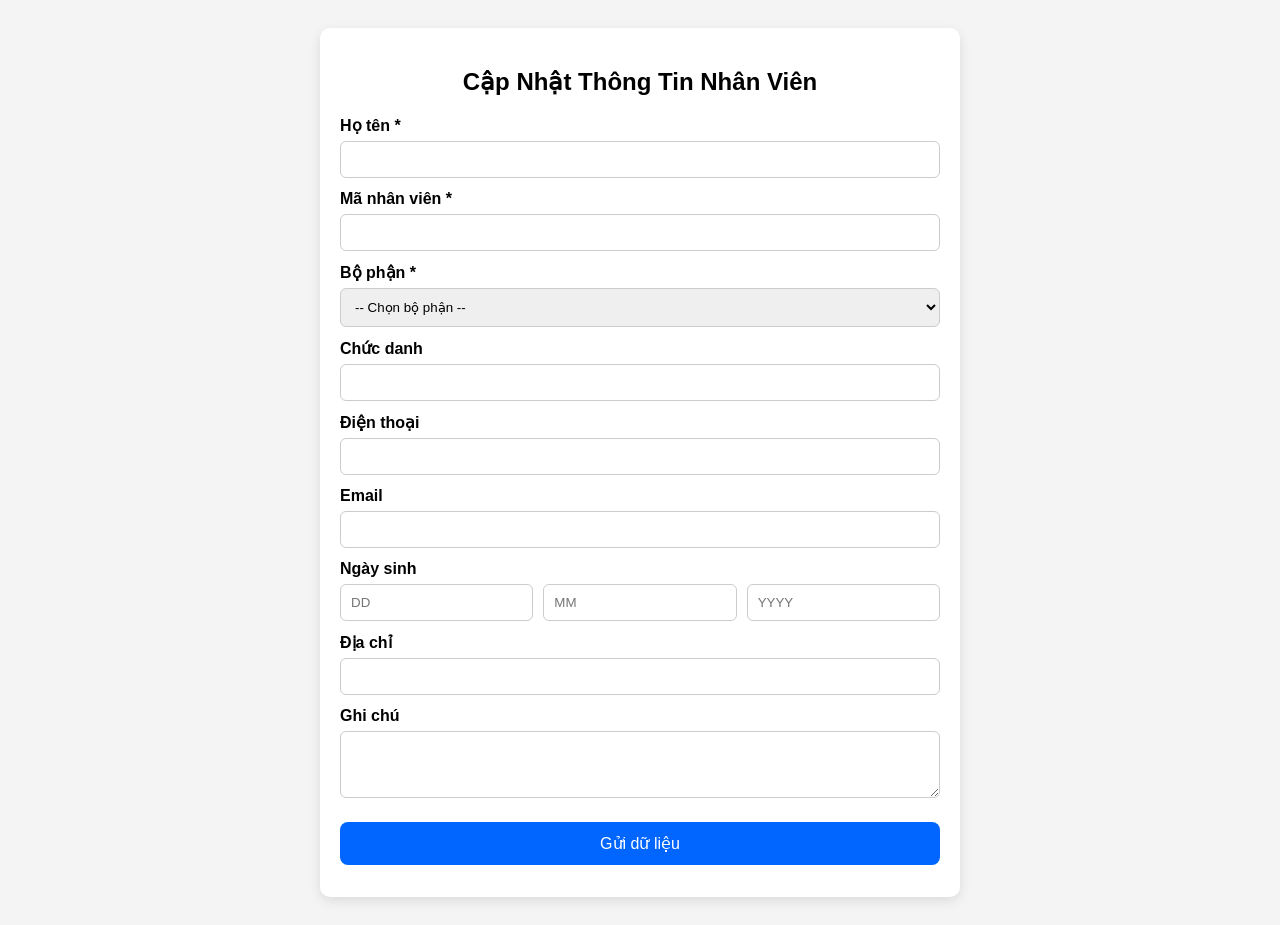
<file: nhanvien-form.html>
<!doctype html>
<html lang="vi">
<head>
  <meta charset="utf-8"/>
  <meta name="viewport" content="width=device-width,initial-scale=1"/>
  <title>Form Cập Nhật Nhân Viên</title>
  <style>
    body{font-family:Arial;background:#f4f4f4;padding:20px;}
    .wrap{
      background:#fff;max-width:600px;margin:auto;padding:20px;
      border-radius:10px;box-shadow:0 4px 12px rgba(0,0,0,.1);
    }
    label{font-weight:bold;margin-top:12px;display:block;}
    input,select,textarea{
      width:100%;padding:10px;margin-top:6px;border:1px solid #ccc;
      border-radius:6px;box-sizing:border-box;
    }
    button{
      width:100%;padding:12px;margin-top:20px;background:#0066ff;
      border:none;color:#fff;font-size:16px;border-radius:8px;cursor:pointer;
    }
    button:hover{opacity:0.9;}
    #msg{text-align:center;margin-top:12px;font-weight:bold;}
    .success{color:#0a0;}
    .error{color:#d00;}
  </style>
</head>

<body>
<div class="wrap">
  <h2 style="text-align:center;">Cập Nhật Thông Tin Nhân Viên</h2>

  <form id="nvForm">

    <label>Họ tên *</label>
    <input id="HoTen" required/>

    <label>Mã nhân viên *</label>
    <input id="MaNV" required/>

    <label>Bộ phận *</label>
    <select id="BoPhan" required>
      <option value="">-- Chọn bộ phận --</option>
      <option>HCNS</option>
      <option>Sản xuất</option>
      <option>Kế toán</option>
      <option>Kinh doanh</option>
      <option>Kho</option>
    </select>

    <label>Chức danh</label>
    <input id="ChucDanh"/>

    <label>Điện thoại</label>
    <input id="DienThoai"/>

    <label>Email</label>
    <input id="Email" type="email"/>

    <label>Ngày sinh</label>
    <div style="display:flex;gap:10px;">
      <input id="Ngay" type="number" placeholder="DD" min="1" max="31">
      <input id="Thang" type="number" placeholder="MM" min="1" max="12">
      <input id="Nam" type="number" placeholder="YYYY" min="1950" max="2030">
    </div>

    <label>Địa chỉ</label>
    <input id="DiaChi"/>

    <label>Ghi chú</label>
    <textarea id="GhiChu" rows="3"></textarea>

    <button type="submit">Gửi dữ liệu</button>
    <div id="msg"></div>

  </form>
</div>


<script>
// ====== DÁN URL APPS SCRIPT TẠI ĐÂY ======
const SCRIPT_URL = "https://script.google.com/macros/s/AKfycbxMsCKh8vJBXwTJ04rjKq0-qZRK5FTqG7NTsPmkZG_U3_ZEqk4yi0bgtef87_8T7WzY5g/exec";

document.getElementById("nvForm").addEventListener("submit", async (e)=>{
  e.preventDefault();
  const msg = document.getElementById("msg");
  msg.textContent = "";

  const data = {
    HoTen: HoTen.value,
    MaNV: MaNV.value,
    BoPhan: BoPhan.value,
    ChucDanh: ChucDanh.value,
    DienThoai: DienThoai.value,
    Email: Email.value,
    Ngay: Ngay.value,
    Thang: Thang.value,
    Nam: Nam.value,
    DiaChi: DiaChi.value,
    GhiChu: GhiChu.value
  };

  try{
    const res = await fetch(SCRIPT_URL,{
      method:"POST",
      headers:{"Content-Type":"application/json"},
      body:JSON.stringify(data)
    });

    const rs = await res.json();
    if(rs.ok){
      msg.textContent = "✔ Gửi thành công!";
      msg.className = "success";
      nvForm.reset();
    } else {
      msg.textContent = "❌ Lỗi: " + rs.error;
      msg.className = "error";
    }
  }catch(e){
    msg.textContent = "❌ Không thể kết nối server!";
    msg.className = "error";
  }
});
</script>

</body>
</html>
</file>
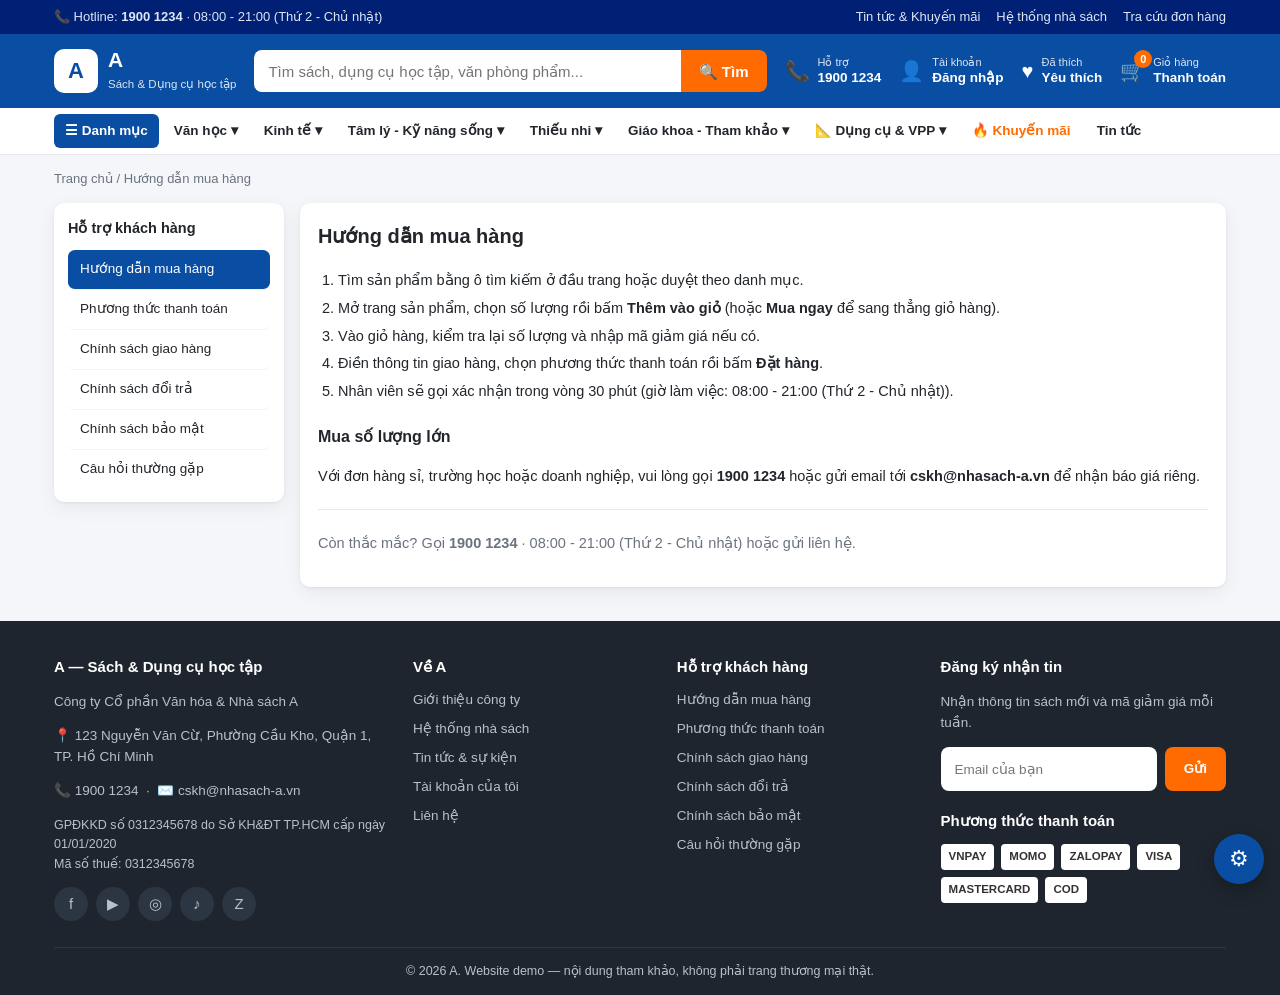
<file: nhasach/chinh-sach.html>
<!doctype html>
<html lang="vi">
<head>
<meta charset="utf-8">
<meta name="viewport" content="width=device-width,initial-scale=1">
<title>Chính sách &amp; hỗ trợ — {TEN}</title>
<link rel="stylesheet" href="assets/css/style.css">
</head>
<body data-page="policy">
<div id="site-header"></div>

<main class="wrap">
  <div class="crumb"><a href="index.html">Trang chủ</a> / <span id="crumbNow">Chính sách</span></div>

  <div class="layout">
    <aside>
      <div class="filter policy-nav" id="policyNav"></div>
    </aside>
    <section class="panel prose" id="policyBody"></section>
  </div>
</main>

<div id="site-footer"></div>

<script src="assets/js/config.js"></script>
<script src="assets/js/data.js"></script>
<script src="assets/js/app.js"></script>
<script>
window.PAGE_INIT = function () {
  var C = window.CFG, F = window.fmtVND;

  var TOPICS = [
    { k: 'mua-hang', t: 'Hướng dẫn mua hàng', html:
      '<h2>Hướng dẫn mua hàng</h2>' +
      '<ol>' +
      '<li>Tìm sản phẩm bằng ô tìm kiếm ở đầu trang hoặc duyệt theo danh mục.</li>' +
      '<li>Mở trang sản phẩm, chọn số lượng rồi bấm <b>Thêm vào giỏ</b> (hoặc <b>Mua ngay</b> để sang thẳng giỏ hàng).</li>' +
      '<li>Vào <a href="gio-hang.html">giỏ hàng</a>, kiểm tra lại số lượng và nhập mã giảm giá nếu có.</li>' +
      '<li>Điền thông tin giao hàng, chọn phương thức thanh toán rồi bấm <b>Đặt hàng</b>.</li>' +
      '<li>Nhân viên sẽ gọi xác nhận trong vòng 30 phút (giờ làm việc: ' + C.workingHours + ').</li>' +
      '</ol>' +
      '<h3>Mua số lượng lớn</h3>' +
      '<p>Với đơn hàng sỉ, trường học hoặc doanh nghiệp, vui lòng gọi <b>' + C.hotline + '</b> hoặc gửi email tới <b>' + C.email + '</b> để nhận báo giá riêng.</p>' },

    { k: 'thanh-toan', t: 'Phương thức thanh toán', html:
      '<h2>Phương thức thanh toán</h2>' +
      '<ul>' +
      '<li><b>COD</b> — thanh toán tiền mặt khi nhận hàng, áp dụng toàn quốc.</li>' +
      '<li><b>VNPAY / thẻ ATM nội địa</b> — chuyển tới cổng thanh toán an toàn của ngân hàng.</li>' +
      '<li><b>Ví MoMo, ZaloPay</b> — quét mã QR hoặc thanh toán trong ứng dụng.</li>' +
      '<li><b>Thẻ quốc tế</b> — Visa, Mastercard, JCB.</li>' +
      '<li><b>Chuyển khoản</b> — vào tài khoản công ty, đơn được xử lý sau khi tiền về.</li>' +
      '</ul>' +
      '<p>' + C.name + ' không lưu thông tin thẻ của khách hàng. Mọi giao dịch thẻ đều do đối tác cổng thanh toán xử lý.</p>' +
      '<h3>Hoá đơn</h3>' +
      '<p>Cần hoá đơn VAT, vui lòng ghi thông tin xuất hoá đơn vào ô <i>Ghi chú</i> khi đặt hàng.</p>' },

    { k: 'giao-hang', t: 'Chính sách giao hàng', html:
      '<h2>Chính sách giao hàng</h2>' +
      '<ul>' +
      '<li>Miễn phí giao hàng cho đơn từ <b>' + F(C.freeShipThreshold) + '</b>; dưới mức này phí cố định <b>' + F(C.shipFee) + '</b>.</li>' +
      '<li>Nội thành TP.HCM và Hà Nội: 1–2 ngày làm việc.</li>' +
      '<li>Các tỉnh thành khác: 2–5 ngày làm việc.</li>' +
      '<li>Vùng sâu, hải đảo: có thể thêm 1–3 ngày, nhân viên sẽ báo trước khi giao.</li>' +
      '<li>Có thể chọn nhận tại nhà sách gần nhất, miễn phí hoàn toàn.</li>' +
      '</ul>' +
      '<h3>Kiểm tra hàng khi nhận</h3>' +
      '<p>Khách hàng được đồng kiểm ngoại quan (đúng đầu sách, số lượng, tình trạng bao bì) trước khi thanh toán cho shipper.</p>' },

    { k: 'doi-tra', t: 'Chính sách đổi trả', html:
      '<h2>Chính sách đổi trả</h2>' +
      '<h3>Trường hợp được đổi trả</h3>' +
      '<ul>' +
      '<li>Sách lỗi in, mất trang, ngược trang, nhoè mực.</li>' +
      '<li>Sản phẩm bị rách, móp, ướt do quá trình vận chuyển.</li>' +
      '<li>Giao sai sản phẩm hoặc thiếu so với đơn đặt.</li>' +
      '</ul>' +
      '<h3>Điều kiện</h3>' +
      '<ul>' +
      '<li>Trong vòng <b>30 ngày</b> kể từ ngày nhận hàng.</li>' +
      '<li>Sản phẩm còn nguyên tem, chưa qua sử dụng, kèm hoá đơn hoặc mã đơn hàng.</li>' +
      '<li>Có ảnh chụp lỗi gửi kèm khi yêu cầu đổi trả online.</li>' +
      '</ul>' +
      '<h3>Cách thực hiện</h3>' +
      '<p>Gọi <b>' + C.hotline + '</b> hoặc gửi email <b>' + C.email + '</b> kèm mã đơn hàng. ' +
      C.name + ' chịu chi phí thu hồi với lỗi từ phía nhà sách và hoàn tiền trong 3–7 ngày làm việc.</p>' },

    { k: 'bao-mat', t: 'Chính sách bảo mật', html:
      '<h2>Chính sách bảo mật</h2>' +
      '<h3>Thông tin thu thập</h3>' +
      '<p>Chỉ thu thập thông tin cần thiết để xử lý đơn hàng: họ tên, số điện thoại, email và địa chỉ nhận hàng.</p>' +
      '<h3>Mục đích sử dụng</h3>' +
      '<ul>' +
      '<li>Xác nhận, đóng gói và giao đơn hàng.</li>' +
      '<li>Hỗ trợ khách hàng, xử lý đổi trả và bảo hành.</li>' +
      '<li>Gửi thông tin khuyến mãi khi khách hàng chủ động đăng ký nhận tin.</li>' +
      '</ul>' +
      '<h3>Chia sẻ thông tin</h3>' +
      '<p>Thông tin chỉ được chia sẻ cho đơn vị vận chuyển và cổng thanh toán ở mức tối thiểu để hoàn tất đơn hàng, ' +
      'ngoài ra không cung cấp cho bên thứ ba vì mục đích thương mại.</p>' +
      '<h3>Quyền của khách hàng</h3>' +
      '<p>Khách hàng có thể yêu cầu xem, chỉnh sửa hoặc xoá thông tin cá nhân bằng cách liên hệ <b>' + C.email + '</b>.</p>' },

    { k: 'faq', t: 'Câu hỏi thường gặp', html:
      '<h2>Câu hỏi thường gặp</h2>' +
      [
        ['Tôi có thể đặt hàng mà không cần tài khoản không?',
         'Có. Bạn chỉ cần điền thông tin giao hàng ở trang giỏ hàng. Tạo tài khoản giúp lưu địa chỉ và tích điểm thành viên.'],
        ['Làm sao biết đơn hàng đang ở đâu?',
         'Dùng mục <a href="tai-khoan.html?tab=tracuu">Tra cứu đơn hàng</a> với mã đơn và số điện thoại đã đặt, hoặc gọi hotline.'],
        ['Mã giảm giá dùng thế nào?',
         'Nhập mã ở ô "Nhập mã giảm giá" trong trang giỏ hàng rồi bấm Áp dụng. Mỗi đơn hàng dùng được một mã.'],
        ['Sách có được bọc kỹ khi giao không?',
         'Sách được bọc màng co và chèn giấy chống sốc, đóng trong hộp carton với đơn nhiều cuốn.'],
        ['Có xuất hoá đơn VAT không?',
         'Có. Vui lòng ghi thông tin xuất hoá đơn vào ô Ghi chú khi đặt hàng.'],
        ['Tôi muốn mua sỉ cho trường học thì liên hệ ai?',
         'Gọi hotline ' + C.hotline + ' hoặc gửi email tới ' + C.email + ' để được báo giá riêng.']
      ].map(function (q) {
        return '<details class="faq-item"><summary>' + q[0] + '</summary><div>' + q[1] + '</div></details>';
      }).join('') }
  ];

  var key = new URLSearchParams(location.search).get('t') || 'mua-hang';
  var cur = TOPICS.filter(function (x) { return x.k === key; })[0] || TOPICS[0];

  document.getElementById('policyNav').innerHTML =
    '<h4>Hỗ trợ khách hàng</h4>' + TOPICS.map(function (x) {
      return '<a class="' + (x.k === cur.k ? 'active' : '') + '" href="chinh-sach.html?t=' + x.k + '">' + x.t + '</a>';
    }).join('');

  document.getElementById('policyBody').innerHTML = cur.html +
    '<hr style="border:none;border-top:1px solid var(--line);margin:22px 0">' +
    '<p class="note">Còn thắc mắc? Gọi <b>' + C.hotline + '</b> · ' + C.workingHours +
    ' hoặc <a href="lien-he.html">gửi liên hệ</a>.</p>';

  document.getElementById('crumbNow').textContent = cur.t;
  document.title = cur.t + ' — ' + C.name;
};
</script>
</body>
</html>
</file>
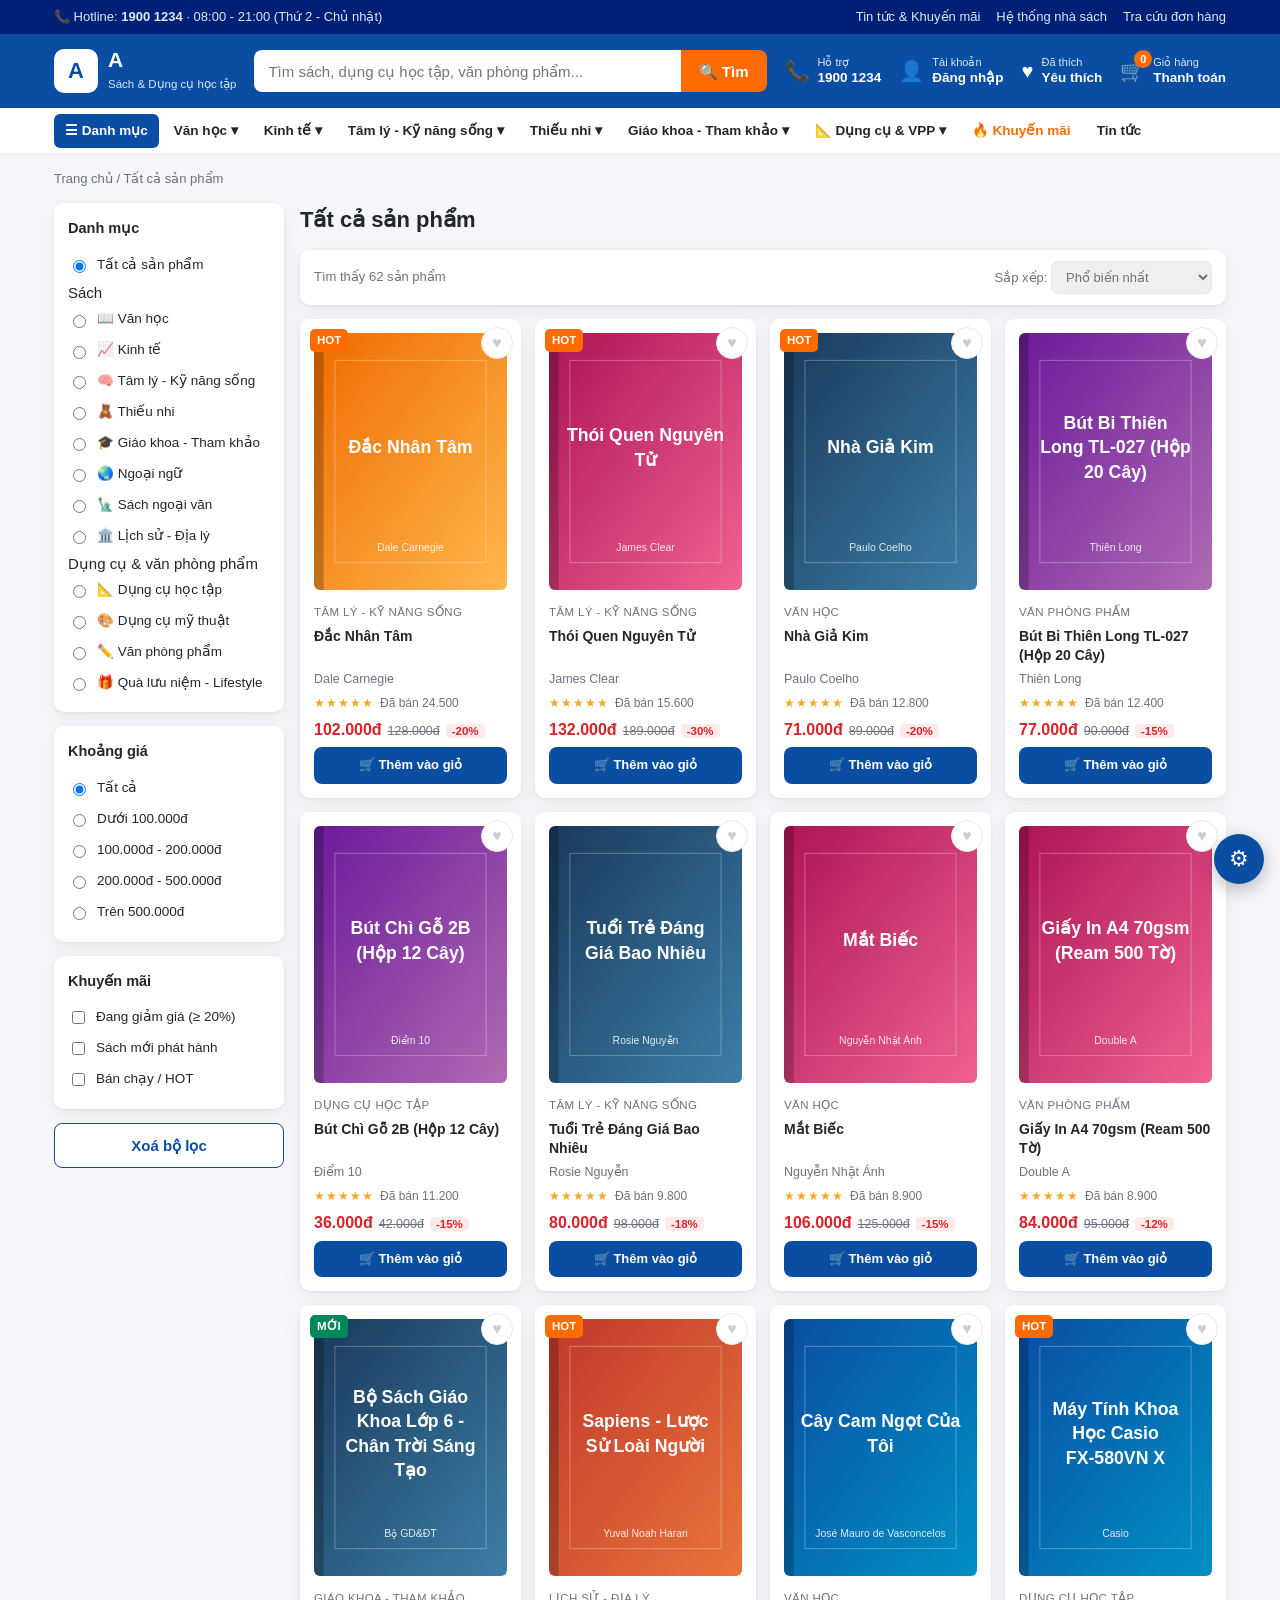
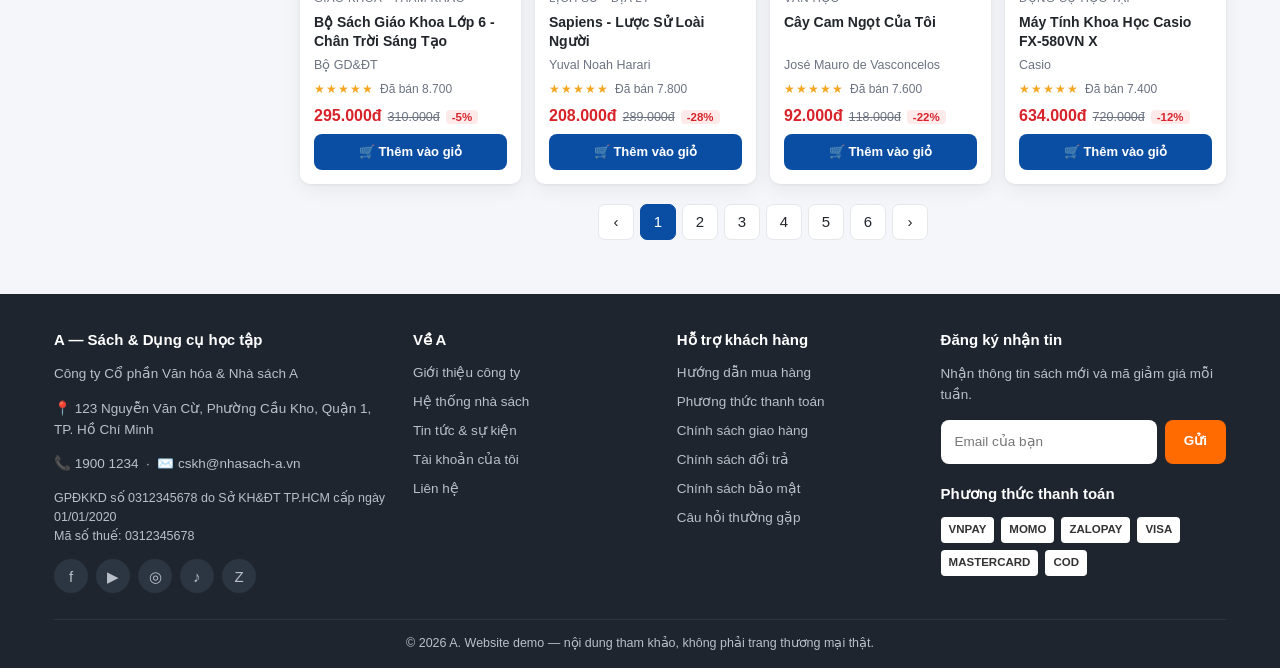
<file: nhasach/danh-muc.html>
<!doctype html>
<html lang="vi">
<head>
<meta charset="utf-8">
<meta name="viewport" content="width=device-width,initial-scale=1">
<title>Danh mục sản phẩm — {TEN}</title>
<link rel="stylesheet" href="assets/css/style.css">
</head>
<body data-page="list">
<div id="site-header"></div>

<main class="wrap">
  <div class="crumb"><a href="index.html">Trang chủ</a> / <span id="crumbNow">Danh mục</span></div>

  <div class="layout">
    <aside class="sidebar" id="sidebar">
      <div class="filter">
        <h4>Danh mục</h4>
        <div id="fCats"></div>
      </div>
      <div class="filter">
        <h4>Khoảng giá</h4>
        <div id="fPrice"></div>
      </div>
      <div class="filter">
        <h4>Khuyến mãi</h4>
        <label><input type="checkbox" id="fSale"> Đang giảm giá (≥ 20%)</label>
        <label><input type="checkbox" id="fNew"> Sách mới phát hành</label>
        <label><input type="checkbox" id="fHot"> Bán chạy / HOT</label>
      </div>
      <button class="btn btn-ghost btn-block" id="fClear">Xoá bộ lọc</button>
    </aside>

    <section>
      <h1 id="pageTitle" style="font-size:22px;margin:0 0 12px"></h1>
      <div class="toolbar">
        <button class="btn btn-ghost btn-sm filter-toggle" id="filterToggle">⚙ Bộ lọc</button>
        <span id="countInfo" class="note"></span>
        <label class="note">Sắp xếp:
          <select id="sortSel">
            <option value="pop">Phổ biến nhất</option>
            <option value="new">Mới nhất</option>
            <option value="asc">Giá thấp → cao</option>
            <option value="desc">Giá cao → thấp</option>
            <option value="off">Giảm giá nhiều nhất</option>
            <option value="rate">Đánh giá cao</option>
          </select>
        </label>
      </div>
      <div class="grid grid-4" id="listGrid"></div>
      <div class="pager" id="pager"></div>
    </section>
  </div>
</main>

<div id="site-footer"></div>

<script src="assets/js/config.js"></script>
<script src="assets/js/data.js"></script>
<script src="assets/js/app.js"></script>
<script>
window.PAGE_INIT = function () {
  var params = new URLSearchParams(location.search);
  var state = {
    cat: params.get('cat') || '',
    sub: params.get('sub') || '',
    q: (params.get('q') || '').toLowerCase(),
    tag: params.get('tag') || '',
    nhom: params.get('nhom') || '',
    price: '', sale: false, isNew: false, hot: false,
    sort: 'pop', page: 1, per: 12
  };
  if (state.tag === 'hot') state.hot = true;

  var PRICES = [
    { v: '', t: 'Tất cả' },
    { v: '0-100000', t: 'Dưới 100.000đ' },
    { v: '100000-200000', t: '100.000đ - 200.000đ' },
    { v: '200000-500000', t: '200.000đ - 500.000đ' },
    { v: '500000-99999999', t: 'Trên 500.000đ' }
  ];

  var catsInScope = window.CATEGORIES.filter(function (c) {
    return !state.nhom || c.group === state.nhom;
  });
  function catRadios(list) {
    return list.map(function (c) {
      return '<label><input type="radio" name="fc" value="' + c.slug + '"' +
        (state.cat === c.slug ? ' checked' : '') + '> ' + c.icon + ' ' + c.name + '</label>';
    }).join('');
  }
  document.getElementById('fCats').innerHTML =
    '<label><input type="radio" name="fc" value="" ' + (state.cat ? '' : 'checked') + '> ' +
    (state.nhom === 'dungcu' ? 'Tất cả dụng cụ &amp; VPP' : 'Tất cả sản phẩm') + '</label>' +
    (state.nhom
      ? catRadios(catsInScope)
      : '<div class="dd-label" style="padding-left:0">Sách</div>' +
        catRadios(window.CATEGORIES.filter(function (c) { return c.group === 'sach'; })) +
        '<div class="dd-label" style="padding-left:0">Dụng cụ &amp; văn phòng phẩm</div>' +
        catRadios(window.CATEGORIES.filter(function (c) { return c.group === 'dungcu'; })));
  document.getElementById('fPrice').innerHTML = PRICES.map(function (p, i) {
    return '<label><input type="radio" name="fp" value="' + p.v + '"' + (i ? '' : ' checked') + '> ' + p.t + '</label>';
  }).join('');

  function bind() {
    document.querySelectorAll('input[name=fc]').forEach(function (r) {
      r.onchange = function () {
        state.cat = r.value;
        if (r.value && state.nhom && window.catGroup(r.value) !== state.nhom) state.nhom = '';
        state.sub = ''; state.page = 1; render();
      };
    });
    document.querySelectorAll('input[name=fp]').forEach(function (r) {
      r.onchange = function () { state.price = r.value; state.page = 1; render(); };
    });
    document.getElementById('fSale').onchange = function () { state.sale = this.checked; state.page = 1; render(); };
    document.getElementById('fNew').onchange = function () { state.isNew = this.checked; state.page = 1; render(); };
    document.getElementById('fHot').onchange = function () { state.hot = this.checked; state.page = 1; render(); };
    document.getElementById('fHot').checked = state.hot;
    document.getElementById('sortSel').onchange = function () { state.sort = this.value; state.page = 1; render(); };
    document.getElementById('fClear').onclick = function () {
      location.href = state.nhom ? 'danh-muc.html?nhom=' + state.nhom : 'danh-muc.html';
    };
    document.getElementById('filterToggle').onclick = function () {
      var sb = document.getElementById('sidebar');
      var open = sb.classList.toggle('open');
      this.textContent = open ? '✕ Đóng bộ lọc' : '⚙ Bộ lọc';
    };
  }

  function filtered() {
    var list = window.BOOKS.slice();
    if (state.nhom) list = list.filter(function (b) { return window.catGroup(b.cat) === state.nhom; });
    if (state.cat) list = list.filter(function (b) { return b.cat === state.cat; });
    if (state.q) list = list.filter(function (b) {
      return (b.title + ' ' + b.author + ' ' + b.publisher).toLowerCase().indexOf(state.q) > -1;
    });
    if (state.price) {
      var p = state.price.split('-');
      list = list.filter(function (b) { return b.price >= +p[0] && b.price <= +p[1]; });
    }
    if (state.sale) list = list.filter(function (b) { return b.off >= 20; });
    if (state.isNew) list = list.filter(function (b) { return b.tags.indexOf('moi') > -1 || b.year >= 2025; });
    if (state.hot) list = list.filter(function (b) { return b.tags.indexOf('hot') > -1 || b.tags.indexOf('banchay') > -1; });

    var s = state.sort;
    list.sort(function (a, b) {
      if (s === 'asc') return a.price - b.price;
      if (s === 'desc') return b.price - a.price;
      if (s === 'off') return b.off - a.off;
      if (s === 'rate') return b.rate - a.rate;
      if (s === 'new') return b.year - a.year;
      return b.sold - a.sold;
    });
    return list;
  }

  function render() {
    var title = state.q ? 'Kết quả tìm kiếm: "' + state.q + '"'
      : state.sub ? state.sub
      : state.cat ? window.catName(state.cat)
      : state.tag === 'hot' ? 'Khuyến mãi &amp; bán chạy'
      : state.nhom === 'dungcu' ? 'Dụng cụ học tập &amp; văn phòng phẩm'
      : state.nhom === 'sach' ? 'Tất cả sách'
      : 'Tất cả sản phẩm';
    document.getElementById('pageTitle').innerHTML = title;
    document.getElementById('crumbNow').innerHTML = title;

    var list = filtered();
    var pages = Math.max(1, Math.ceil(list.length / state.per));
    if (state.page > pages) state.page = pages;
    var slice = list.slice((state.page - 1) * state.per, state.page * state.per);

    document.getElementById('countInfo').textContent = 'Tìm thấy ' + list.length + ' sản phẩm';
    document.getElementById('listGrid').innerHTML = slice.length
      ? slice.map(window.cardHTML).join('')
      : '';
    document.getElementById('listGrid').className = slice.length ? 'grid grid-4' : '';
    if (!slice.length) {
      document.getElementById('listGrid').innerHTML =
        '<div class="empty"><h3>Không tìm thấy sản phẩm phù hợp</h3>' +
        '<p>Thử bỏ bớt bộ lọc hoặc tìm với từ khoá khác.</p>' +
        '<a class="btn" href="danh-muc.html">Xem tất cả sản phẩm</a></div>';
    }

    var pg = '';
    if (pages > 1) {
      pg += '<button ' + (state.page === 1 ? 'disabled' : '') + ' data-p="' + (state.page - 1) + '">‹</button>';
      for (var i = 1; i <= pages; i++) pg += '<button class="' + (i === state.page ? 'active' : '') + '" data-p="' + i + '">' + i + '</button>';
      pg += '<button ' + (state.page === pages ? 'disabled' : '') + ' data-p="' + (state.page + 1) + '">›</button>';
    }
    document.getElementById('pager').innerHTML = pg;
    document.querySelectorAll('#pager button[data-p]').forEach(function (b) {
      b.onclick = function () { state.page = +b.dataset.p; render(); window.scrollTo({ top: 120, behavior: 'smooth' }); };
    });
  }

  bind(); render();
};
</script>
</body>
</html>
</file>
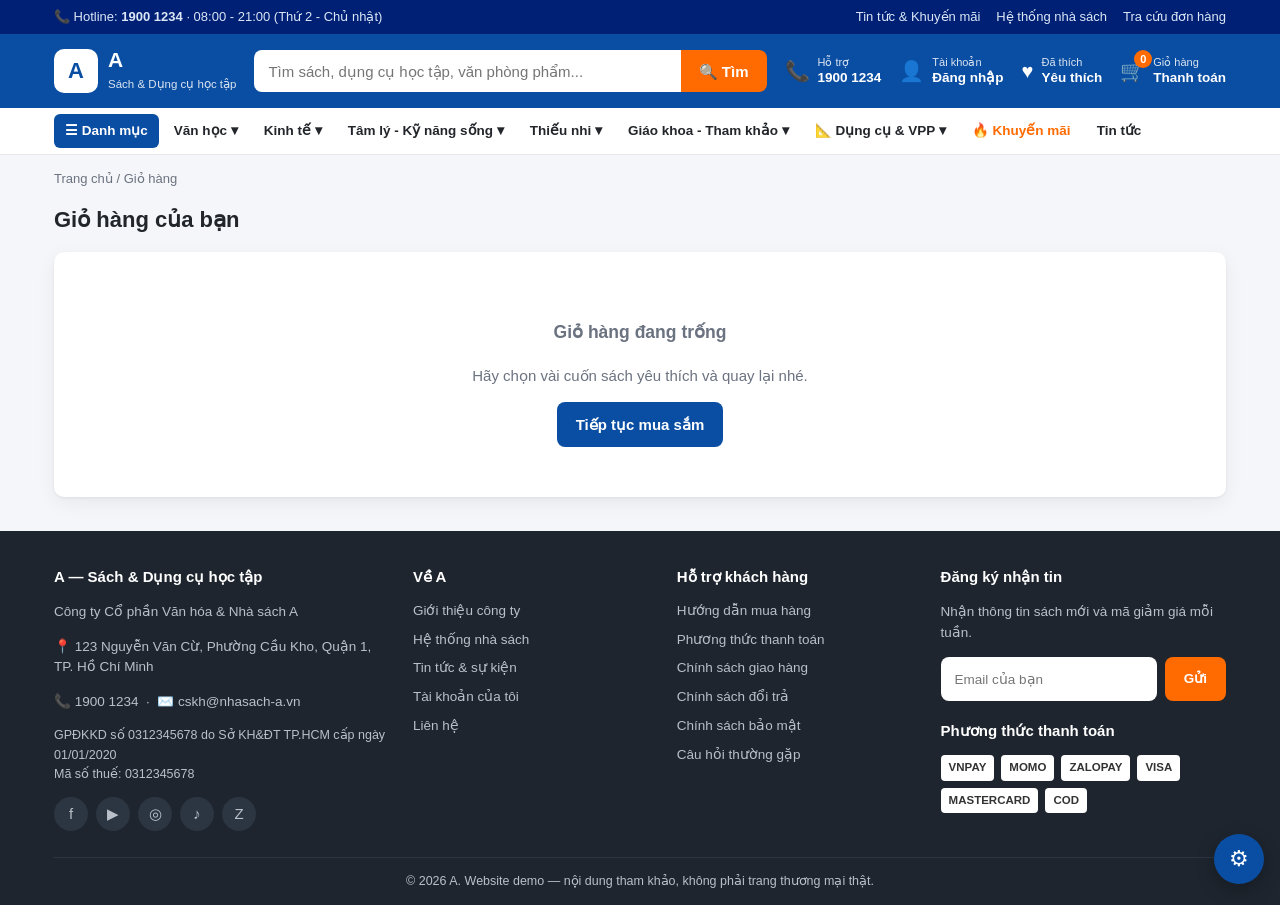
<file: nhasach/gio-hang.html>
<!doctype html>
<html lang="vi">
<head>
<meta charset="utf-8">
<meta name="viewport" content="width=device-width,initial-scale=1">
<title>Giỏ hàng &amp; thanh toán — {TEN}</title>
<link rel="stylesheet" href="assets/css/style.css">
</head>
<body data-page="cart">
<div id="site-header"></div>

<main class="wrap">
  <div class="crumb"><a href="index.html">Trang chủ</a> / Giỏ hàng</div>
  <h1 style="font-size:22px;margin:0 0 14px">Giỏ hàng của bạn</h1>
  <div id="cartWrap"></div>
</main>

<div id="site-footer"></div>

<script src="assets/js/config.js"></script>
<script src="assets/js/data.js"></script>
<script src="assets/js/app.js"></script>
<script>
window.PAGE_INIT = function () {
  var C = window.CFG, F = window.fmtVND;

  function render() {
    var items = window.Cart.get().filter(function (i) { return window.bookById(i.id); });
    var wrap = document.getElementById('cartWrap');

    if (!items.length) {
      wrap.innerHTML = '<div class="empty"><h3>Giỏ hàng đang trống</h3>' +
        '<p>Hãy chọn vài cuốn sách yêu thích và quay lại nhé.</p>' +
        '<a class="btn" href="danh-muc.html">Tiếp tục mua sắm</a></div>';
      return;
    }

    var sub = window.Cart.subtotal();
    var coupon = window.Coupon.get();
    if (coupon && sub < (coupon.min || 0)) coupon = null;   // chưa đủ điều kiện thì bỏ qua
    var discount = window.Coupon.discount(coupon, sub);
    var ship = (sub - discount) >= C.freeShipThreshold ? 0 : C.shipFee;
    if (coupon && coupon.type === 'ship') ship = 0;
    var rows = items.map(function (it) {
      var b = window.bookById(it.id);
      return '<tr>' +
        '<td><div class="cart-item"><img class="cover" src="' + window.coverOf(b) + '" alt="">' +
        '<div><a href="san-pham.html?id=' + b.id + '"><b>' + b.title + '</b></a>' +
        '<div class="note">' + b.author + ' · ' + window.catName(b.cat) + '</div></div></div></td>' +
        '<td>' + F(b.price) + '</td>' +
        '<td><div class="qty"><button data-dec="' + b.id + '">−</button>' +
        '<input value="' + it.qty + '" data-qty="' + b.id + '"><button data-inc="' + b.id + '">+</button></div></td>' +
        '<td><b style="color:var(--danger)">' + F(b.price * it.qty) + '</b></td>' +
        '<td><button class="btn btn-ghost btn-sm" data-del="' + b.id + '">Xoá</button></td>' +
        '</tr>';
    }).join('');

    wrap.innerHTML =
      '<div class="layout" style="grid-template-columns:1fr 340px">' +
        '<div class="panel">' +
          '<table class="cart-table"><thead><tr>' +
          '<th>Sản phẩm</th><th>Đơn giá</th><th>Số lượng</th><th>Thành tiền</th><th></th>' +
          '</tr></thead><tbody>' + rows + '</tbody></table>' +
          '<div style="display:flex;justify-content:space-between;gap:10px;margin-top:14px;flex-wrap:wrap">' +
          '<a class="btn btn-ghost" href="danh-muc.html">← Tiếp tục mua sắm</a>' +
          '<button class="btn btn-ghost" id="clearCart">Xoá toàn bộ giỏ</button></div>' +
        '</div>' +
        '<div>' +
          '<div class="panel" style="margin-bottom:14px">' +
            '<h3 style="margin:0 0 10px;font-size:16px">Tóm tắt đơn hàng</h3>' +
            '<div class="sum-row"><span>Tạm tính</span><span>' + F(sub) + '</span></div>' +
            (discount ? '<div class="sum-row"><span>Giảm giá (' + coupon.code + ')</span>' +
              '<span style="color:var(--ok)">−' + F(discount) + '</span></div>' : '') +
            '<div class="sum-row"><span>Phí giao hàng</span><span>' + (ship ? F(ship) : 'Miễn phí') + '</span></div>' +
            (ship ? '<p class="note">Mua thêm ' + F(C.freeShipThreshold - (sub - discount)) + ' để được miễn phí giao hàng.</p>' : '') +
            '<div class="sum-row total"><span>Tổng cộng</span><span>' + F(sub - discount + ship) + '</span></div>' +
            couponBox(coupon, sub) +
          '</div>' +
          '<form class="panel" id="orderForm">' +
            '<h3 style="margin:0 0 10px;font-size:16px">Thông tin giao hàng</h3>' +
            '<div class="field"><label>Họ và tên *</label><input required></div>' +
            '<div class="field"><label>Số điện thoại *</label><input required pattern="[0-9 +]{9,15}"></div>' +
            '<div class="field"><label>Email</label><input type="email"></div>' +
            '<div class="field"><label>Địa chỉ nhận hàng *</label><textarea rows="2" required></textarea></div>' +
            '<div class="field"><label>Phương thức thanh toán</label><select>' +
              '<option>Thanh toán khi nhận hàng (COD)</option><option>VNPAY / Thẻ ngân hàng</option>' +
              '<option>Ví MoMo</option><option>ZaloPay</option></select></div>' +
            '<div class="field"><label>Ghi chú</label><textarea rows="2" placeholder="Giao giờ hành chính, gọi trước khi giao..."></textarea></div>' +
            '<button class="btn btn-accent btn-block">Đặt hàng · ' + F(sub - discount + ship) + '</button>' +
            '<p class="note" style="margin-top:8px">Đây là website demo — đơn hàng không được gửi đi đâu cả.</p>' +
          '</form>' +
        '</div>' +
      '</div>';

    wrap.querySelectorAll('[data-inc]').forEach(function (b) {
      b.onclick = function () { change(b.dataset.inc, 1); };
    });
    wrap.querySelectorAll('[data-dec]').forEach(function (b) {
      b.onclick = function () { change(b.dataset.dec, -1); };
    });
    wrap.querySelectorAll('[data-qty]').forEach(function (i) {
      i.onchange = function () { setQty(i.dataset.qty, Math.max(1, parseInt(i.value, 10) || 1)); };
    });
    wrap.querySelectorAll('[data-del]').forEach(function (b) {
      b.onclick = function () {
        window.Cart.set(window.Cart.get().filter(function (x) { return x.id !== b.dataset.del; }));
        window.toast('Đã xoá khỏi giỏ hàng'); render();
      };
    });
    bindCoupon(sub);
    document.getElementById('clearCart').onclick = function () {
      if (confirm('Xoá toàn bộ sản phẩm trong giỏ?')) { window.Cart.set([]); render(); }
    };
    document.getElementById('orderForm').onsubmit = function (e) {
      e.preventDefault();
      window.Cart.set([]);
      window.Coupon.set(null);
      document.getElementById('cartWrap').innerHTML =
        '<div class="empty"><h3 style="color:var(--ok)">✔ Đặt hàng thành công!</h3>' +
        '<p>Mã đơn hàng của bạn: <b>#' + Math.random().toString(36).slice(2, 8).toUpperCase() + '</b><br>' +
        'Nhân viên ' + C.name + ' sẽ gọi xác nhận trong vòng 30 phút.</p>' +
        '<a class="btn" href="index.html">Về trang chủ</a></div>';
      window.scrollTo({ top: 0, behavior: 'smooth' });
    };
  }

  function couponBox(coupon, sub) {
    if (coupon) {
      return '<div class="coupon-ok" style="margin-top:10px">' +
        '<span>✔ Đã áp dụng <b>' + coupon.code + '</b> — ' + coupon.label + '</span>' +
        '<button type="button" id="couponRemove">Bỏ</button></div>';
    }
    return '<div class="coupon-row">' +
        '<input id="couponInput" placeholder="Nhập mã giảm giá">' +
        '<button class="btn btn-sm" type="button" id="couponApply">Áp dụng</button>' +
      '</div>' +
      '<div class="coupon-list">Mã đang có: ' + (C.coupons || []).map(function (c) {
        return '<code data-code="' + c.code + '" title="Bấm để điền">' + c.code + '</code>' +
          (sub < (c.min || 0) ? ' <span style="color:var(--danger)">(cần đơn từ ' + F(c.min) + ')</span>' : '');
      }).join(' · ') + '</div>';
  }

  function bindCoupon(sub) {
    var apply = document.getElementById('couponApply');
    if (apply) {
      apply.onclick = function () {
        var code = document.getElementById('couponInput').value;
        var c = window.Coupon.find(code);
        if (!c) { window.toast('Mã giảm giá không hợp lệ'); return; }
        if (sub < (c.min || 0)) { window.toast('Đơn hàng cần tối thiểu ' + F(c.min) + ' để dùng mã này'); return; }
        window.Coupon.set(c.code); window.toast('Đã áp dụng mã ' + c.code + ' ✓'); render();
      };
      document.querySelectorAll('.coupon-list code').forEach(function (el) {
        el.onclick = function () { document.getElementById('couponInput').value = el.dataset.code; };
      });
    }
    var rm = document.getElementById('couponRemove');
    if (rm) rm.onclick = function () { window.Coupon.set(null); window.toast('Đã bỏ mã giảm giá'); render(); };
  }

  function change(id, d) {
    var c = window.Cart.get();
    c.forEach(function (x) { if (x.id === id) x.qty = Math.max(1, x.qty + d); });
    window.Cart.set(c); render();
  }
  function setQty(id, v) {
    var c = window.Cart.get();
    c.forEach(function (x) { if (x.id === id) x.qty = v; });
    window.Cart.set(c); render();
  }

  render();
};
</script>
</body>
</html>
</file>
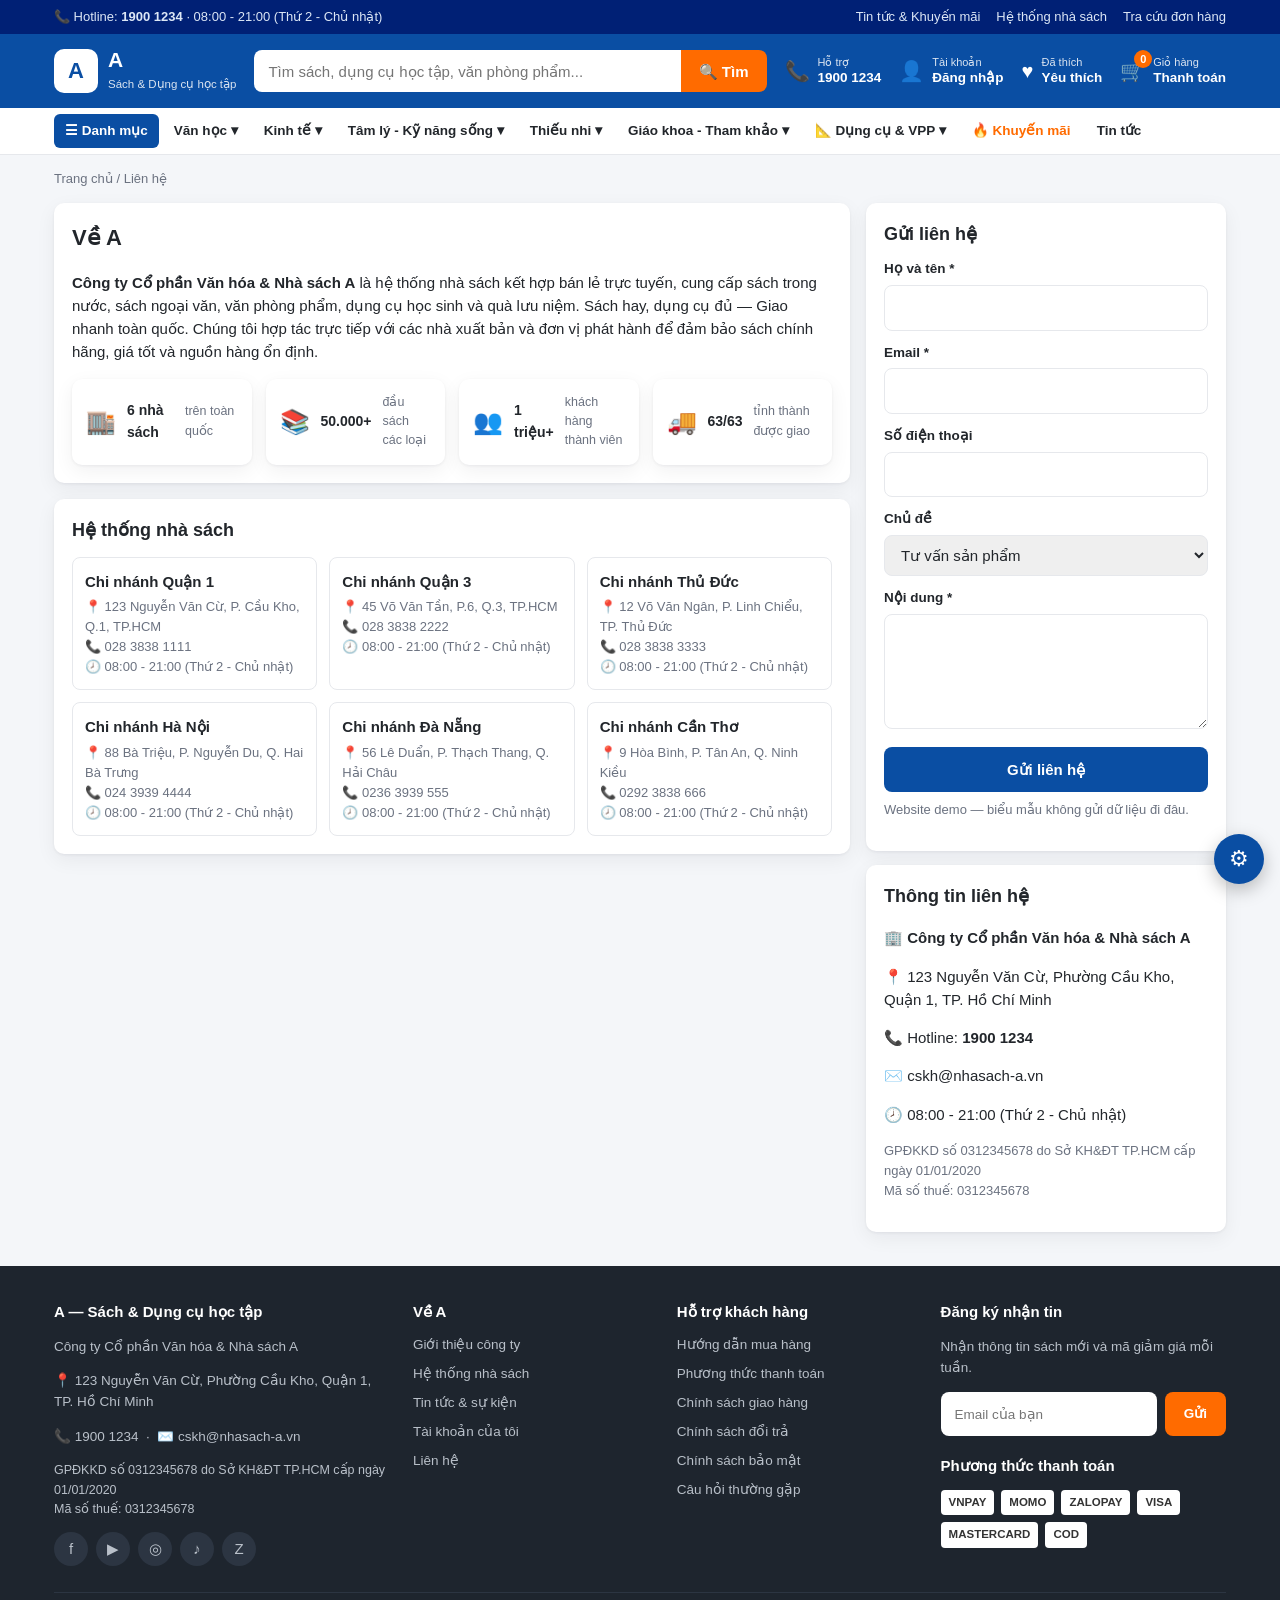
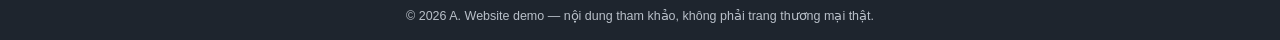
<file: nhasach/lien-he.html>
<!doctype html>
<html lang="vi">
<head>
<meta charset="utf-8">
<meta name="viewport" content="width=device-width,initial-scale=1">
<title>Liên hệ &amp; hệ thống nhà sách — {TEN}</title>
<link rel="stylesheet" href="assets/css/style.css">
</head>
<body data-page="contact">
<div id="site-header"></div>

<main class="wrap">
  <div class="crumb"><a href="index.html">Trang chủ</a> / Liên hệ</div>

  <div class="layout" style="grid-template-columns:1fr 360px">
    <section>
      <div class="panel" style="margin-bottom:16px">
        <h1 style="font-size:22px;margin:0 0 6px" id="aboutTitle"></h1>
        <p id="aboutText"></p>
        <div class="trust" style="margin-top:14px">
          <div><i>🏬</i><b id="storeCount"></b><span>trên toàn quốc</span></div>
          <div><i>📚</i><b>50.000+</b><span>đầu sách các loại</span></div>
          <div><i>👥</i><b>1 triệu+</b><span>khách hàng thành viên</span></div>
          <div><i>🚚</i><b>63/63</b><span>tỉnh thành được giao</span></div>
        </div>
      </div>

      <div class="panel">
        <h2 style="font-size:18px;margin:0 0 12px">Hệ thống nhà sách</h2>
        <div class="store-grid" id="stores"></div>
      </div>
    </section>

    <aside>
      <form class="panel" id="contactForm" style="margin-bottom:14px">
        <h2 style="font-size:18px;margin:0 0 10px">Gửi liên hệ</h2>
        <div class="field"><label>Họ và tên *</label><input required></div>
        <div class="field"><label>Email *</label><input type="email" required></div>
        <div class="field"><label>Số điện thoại</label><input></div>
        <div class="field"><label>Chủ đề</label><select>
          <option>Tư vấn sản phẩm</option><option>Tra cứu đơn hàng</option>
          <option>Đổi trả - bảo hành</option><option>Hợp tác - bán sỉ</option><option>Khác</option>
        </select></div>
        <div class="field"><label>Nội dung *</label><textarea rows="4" required></textarea></div>
        <button class="btn btn-block">Gửi liên hệ</button>
        <p class="note" style="margin-top:8px">Website demo — biểu mẫu không gửi dữ liệu đi đâu.</p>
      </form>

      <div class="panel" id="infoBox"></div>
    </aside>
  </div>
</main>

<div id="site-footer"></div>

<script src="assets/js/config.js"></script>
<script src="assets/js/data.js"></script>
<script src="assets/js/app.js"></script>
<script>
window.PAGE_INIT = function () {
  var C = window.CFG;
  document.getElementById('aboutTitle').textContent = 'Về ' + C.name;
  document.getElementById('aboutText').innerHTML =
    '<b>' + C.company + '</b> là hệ thống nhà sách kết hợp bán lẻ trực tuyến, cung cấp sách trong nước, ' +
    'sách ngoại văn, văn phòng phẩm, dụng cụ học sinh và quà lưu niệm. ' + C.tagline + '. ' +
    'Chúng tôi hợp tác trực tiếp với các nhà xuất bản và đơn vị phát hành để đảm bảo sách chính hãng, giá tốt và nguồn hàng ổn định.';
  document.getElementById('storeCount').textContent = window.STORES.length + ' nhà sách';

  document.getElementById('stores').innerHTML = window.STORES.map(function (s) {
    return '<div class="store"><b>' + s.name + '</b><p>📍 ' + s.addr + '</p><p>📞 ' + s.phone + '</p>' +
      '<p>🕗 ' + C.workingHours + '</p></div>';
  }).join('');

  document.getElementById('infoBox').innerHTML =
    '<h2 style="font-size:18px;margin:0 0 10px">Thông tin liên hệ</h2>' +
    '<p>🏢 <b>' + C.company + '</b></p>' +
    '<p>📍 ' + C.address + '</p>' +
    '<p>📞 Hotline: <b>' + C.hotline + '</b></p>' +
    '<p>✉️ ' + C.email + '</p>' +
    '<p>🕗 ' + C.workingHours + '</p>' +
    '<p class="note">' + C.license + '<br>Mã số thuế: ' + C.taxCode + '</p>';

  document.getElementById('contactForm').onsubmit = function (e) {
    e.preventDefault(); e.target.reset();
    window.toast('Đã gửi liên hệ, chúng tôi sẽ phản hồi sớm ✓');
  };
};
</script>
</body>
</html>
</file>
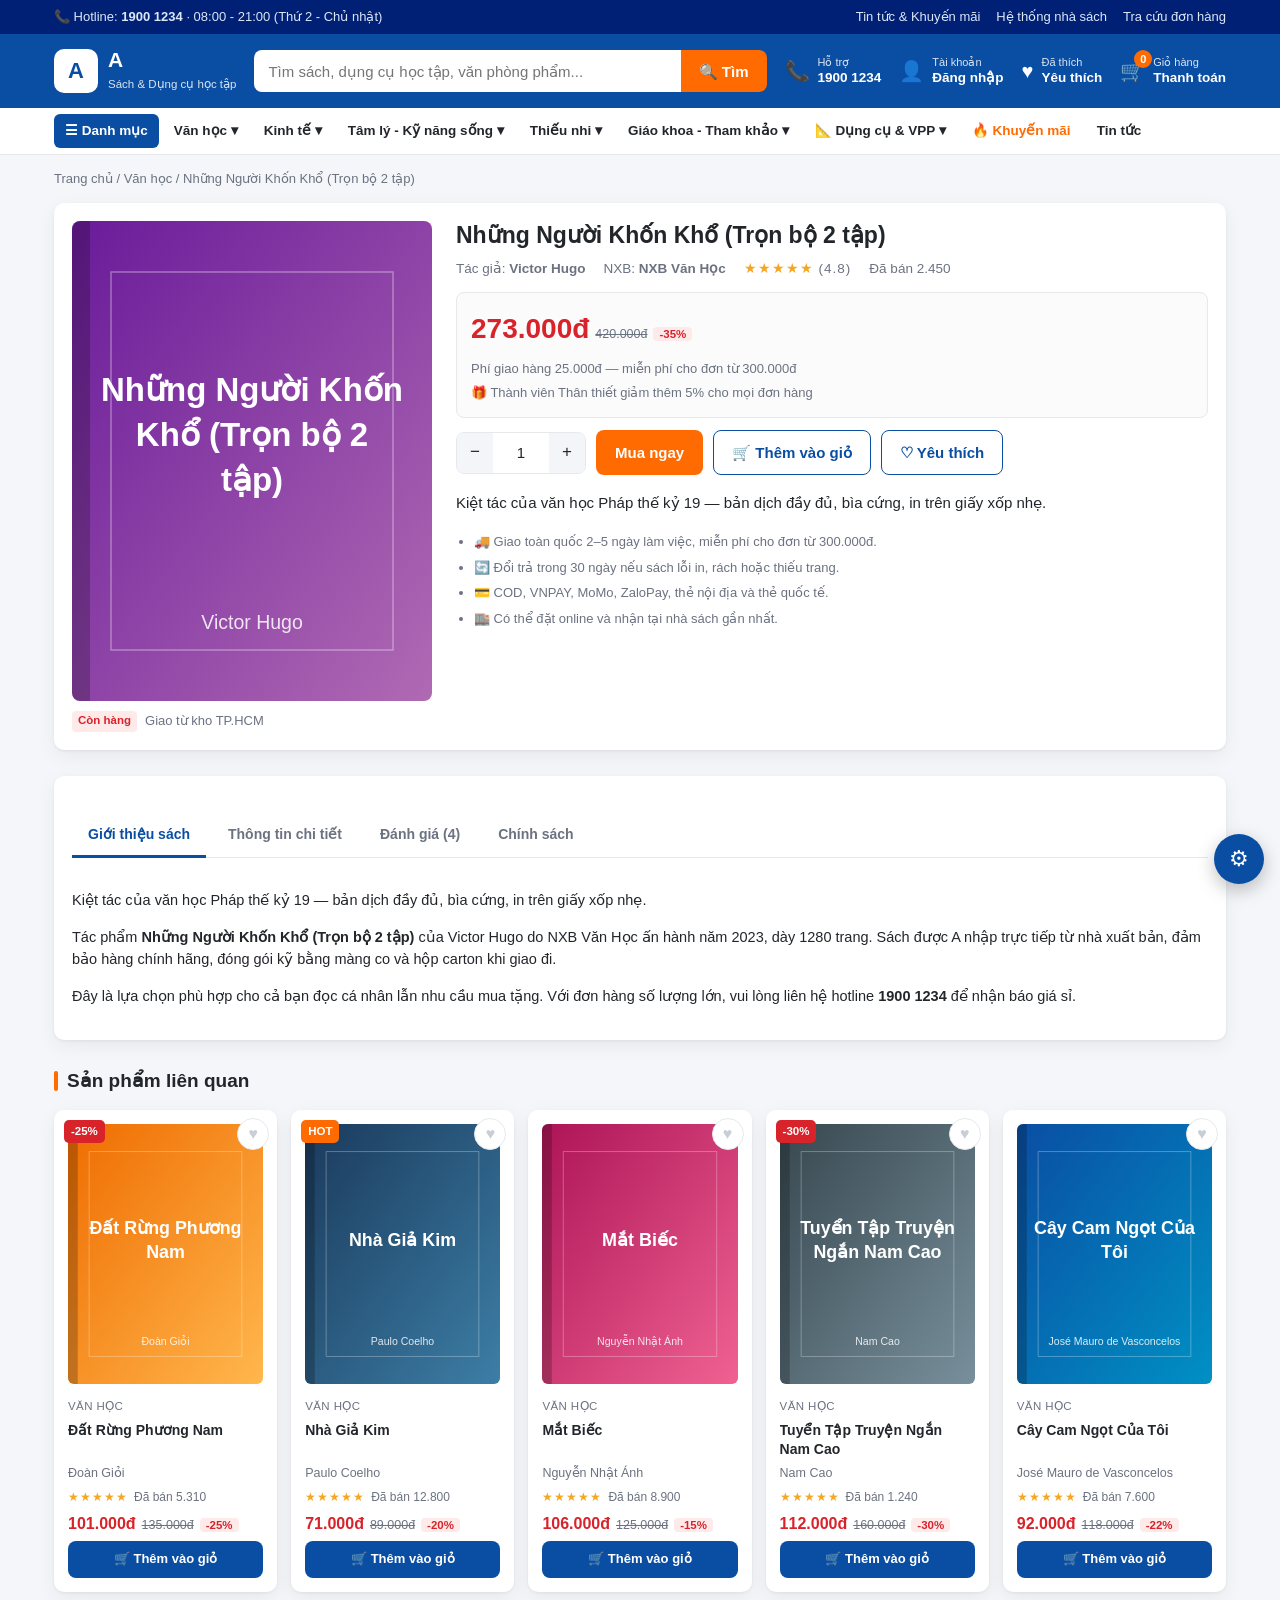
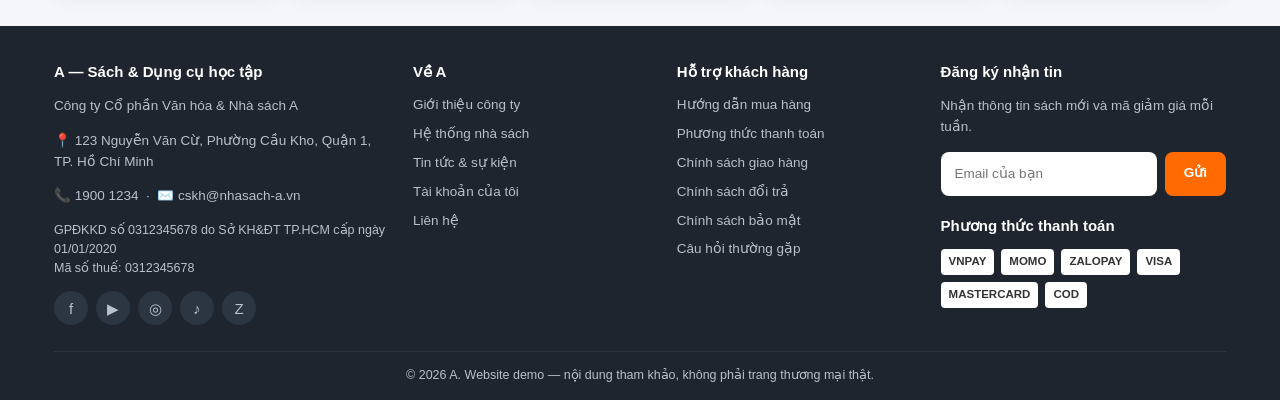
<file: nhasach/san-pham.html>
<!doctype html>
<html lang="vi">
<head>
<meta charset="utf-8">
<meta name="viewport" content="width=device-width,initial-scale=1">
<title>Chi tiết sản phẩm — {TEN}</title>
<link rel="stylesheet" href="assets/css/style.css">
</head>
<body data-page="detail">
<div id="site-header"></div>

<main class="wrap">
  <div class="crumb" id="crumb"></div>
  <div id="detailWrap"></div>

  <section class="section">
    <div class="sec-head"><h2>Sản phẩm liên quan</h2></div>
    <div class="grid" id="related"></div>
  </section>
</main>

<div id="site-footer"></div>

<script src="assets/js/config.js"></script>
<script src="assets/js/data.js"></script>
<script src="assets/js/app.js"></script>
<script>
window.PAGE_INIT = function () {
  var id = new URLSearchParams(location.search).get('id');
  var b = window.bookById(id) || window.BOOKS[0];
  var C = window.CFG, F = window.fmtVND;
  var isTool = window.catGroup(b.cat) === 'dungcu';
  var L = isTool
    ? { who: 'Thương hiệu', pub: 'Nhà cung cấp', year: 'Năm sản xuất', tab: 'Mô tả sản phẩm' }
    : { who: 'Tác giả',     pub: 'Nhà xuất bản', year: 'Năm xuất bản', tab: 'Giới thiệu sách' };

  document.title = b.title + ' — ' + C.name;
  document.getElementById('crumb').innerHTML =
    '<a href="index.html">Trang chủ</a> / <a href="danh-muc.html?cat=' + b.cat + '">' + window.catName(b.cat) + '</a> / ' + b.title;

  var ship = b.price >= C.freeShipThreshold
    ? '<span style="color:var(--ok)">✔ Miễn phí giao hàng cho đơn này</span>'
    : 'Phí giao hàng ' + F(C.shipFee) + ' — miễn phí cho đơn từ ' + F(C.freeShipThreshold);

  /* --- Đánh giá: vài đánh giá mẫu + đánh giá người dùng tự gửi --- */
  function sampleReviews(bk) {
    var names = ['Nguyễn Minh Anh', 'Trần Quốc Bảo', 'Lê Thu Hà', 'Phạm Gia Huy',
                 'Võ Ngọc Linh', 'Đặng Hoài Nam', 'Bùi Khánh Vy', 'Hoàng Tuấn Kiệt'];
    var texts = [
      'Sách in đẹp, giấy dày, đóng gói cẩn thận. Giao hàng nhanh hơn dự kiến.',
      'Nội dung hay, đúng như mô tả. Giá ở đây tốt hơn nhiều nơi khác.',
      'Mua tặng bạn, được khen nhiều. Sẽ tiếp tục ủng hộ nhà sách.',
      'Chất lượng ổn so với giá tiền, bìa hơi cấn nhẹ một góc nhưng không đáng kể.',
      'Đóng gói chắc chắn, có màng co. Nhân viên gọi xác nhận lịch sự.',
      'Đọc rất cuốn, phù hợp cho người mới bắt đầu tìm hiểu chủ đề này.'
    ];
    var h = 0, i;
    for (i = 0; i < bk.id.length; i++) h = (h * 33 + bk.id.charCodeAt(i)) >>> 0;
    var n = 3 + (h % 3), out = [];
    for (i = 0; i < n; i++) {
      var k = (h + i * 7) % names.length;
      out.push({
        name: names[k],
        rate: i === n - 1 && bk.rate < 4.7 ? 4 : 5,
        date: (5 + ((h + i * 3) % 23)) + '/0' + (1 + ((h + i) % 9)) + '/2026',
        text: texts[(h + i * 5) % texts.length]
      });
    }
    return out;
  }
  var reviews = window.Reviews.of(b.id).concat(sampleReviews(b));

  function reviewBlock() {
    var avg = reviews.reduce(function (s2, r) { return s2 + r.rate; }, 0) / reviews.length;
    var dist = [0, 0, 0, 0, 0];
    reviews.forEach(function (r) { dist[r.rate - 1]++; });
    var bars = '';
    for (var st = 5; st >= 1; st--) {
      var pc = Math.round(dist[st - 1] / reviews.length * 100);
      bars += '<div class="rv-bar"><span>' + st + ' ★</span><i><b style="width:' + pc + '%"></b></i>' +
        '<span>' + dist[st - 1] + '</span></div>';
    }
    return '<div class="rv-summary">' +
        '<div class="rv-score"><b>' + avg.toFixed(1) + '</b>' +
        '<div class="stars">' + window.starsOf(avg) + '</div>' +
        '<div class="note">' + reviews.length + ' đánh giá</div></div>' +
        '<div class="rv-bars">' + bars + '</div>' +
      '</div>' +
      '<div id="rvList">' + reviews.map(function (r) {
        return '<div class="rv-item"><div class="rv-head"><b>' + r.name + '</b>' +
          '<span class="stars">' + window.starsOf(r.rate) + '</span>' +
          '<span class="note">' + r.date + '</span></div><p>' + r.text + '</p></div>';
      }).join('') + '</div>' +
      '<form id="rvForm" style="margin-top:18px;border-top:1px solid var(--line);padding-top:16px">' +
        '<h3 style="font-size:16px;margin:0 0 10px">Viết đánh giá của bạn</h3>' +
        '<div class="field"><label>Số sao</label>' +
        '<div class="star-pick" id="starPick">' +
        '12345'.split('').map(function (_, i2) {
          return '<span data-s="' + (i2 + 1) + '" class="' + (i2 < 5 ? 'on' : '') + '">★</span>';
        }).join('') + '</div></div>' +
        '<div class="field"><label>Họ tên *</label><input id="rvName" required></div>' +
        '<div class="field"><label>Nhận xét *</label><textarea id="rvText" rows="3" required></textarea></div>' +
        '<button class="btn">Gửi đánh giá</button>' +
        '<p class="note" style="margin-top:8px">Đánh giá được lưu trong trình duyệt của bạn (bản demo).</p>' +
      '</form>';
  }

  document.getElementById('detailWrap').innerHTML =
    '<div class="panel detail">' +
      '<div>' +
        '<img class="cover" src="' + window.coverOf(b) + '" alt="' + b.title + '">' +
        '<div style="display:flex;gap:8px;margin-top:10px">' +
          '<span class="off-tag" style="margin:0">Còn hàng</span>' +
          '<span class="note">Giao từ kho TP.HCM</span>' +
        '</div>' +
      '</div>' +
      '<div>' +
        '<h1>' + b.title + '</h1>' +
        '<div class="meta-row">' +
          '<span>' + L.who + ': <b>' + b.author + '</b></span>' +
          '<span>' + (isTool ? 'Phân phối' : 'NXB') + ': <b>' + b.publisher + '</b></span>' +
          '<span class="stars">' + window.starsOf(b.rate) + ' <span style="color:#6b7280">(' + b.rate + ')</span></span>' +
          '<span>Đã bán ' + b.sold.toLocaleString('vi-VN') + '</span>' +
        '</div>' +
        '<div class="price-box">' +
          '<span class="price">' + F(b.price) + '</span>' +
          (b.off ? '<span class="price-old">' + F(b.listPrice) + '</span><span class="off-tag">-' + b.off + '%</span>' : '') +
          '<p class="note" style="margin:8px 0 0">' + ship + '</p>' +
          '<p class="note" style="margin:4px 0 0">🎁 ' + C.memberDiscountNote + '</p>' +
        '</div>' +
        '<div style="display:flex;gap:10px;align-items:center;flex-wrap:wrap;margin-bottom:16px">' +
          '<div class="qty"><button id="mi">−</button><input id="qty" value="1"><button id="pl">+</button></div>' +
          '<button class="btn btn-accent" id="buyNow">Mua ngay</button>' +
          '<button class="btn btn-ghost" id="addCart">🛒 Thêm vào giỏ</button>' +
          '<button class="btn btn-ghost" id="wishBtn">' + (window.Wish.has(b.id) ? '♥ Đã thích' : '♡ Yêu thích') + '</button>' +
        '</div>' +
        '<p>' + b.desc + '</p>' +
        '<ul class="note" style="margin:14px 0 0;padding-left:18px;line-height:1.95">' +
          '<li>🚚 Giao toàn quốc 2–5 ngày làm việc, miễn phí cho đơn từ ' + F(C.freeShipThreshold) + '.</li>' +
          '<li>🔄 Đổi trả trong 30 ngày nếu ' + (isTool ? 'sản phẩm lỗi kỹ thuật hoặc hư hỏng do vận chuyển' : 'sách lỗi in, rách hoặc thiếu trang') + '.</li>' +
          '<li>💳 COD, VNPAY, MoMo, ZaloPay, thẻ nội địa và thẻ quốc tế.</li>' +
          '<li>🏬 Có thể đặt online và nhận tại nhà sách gần nhất.</li>' +
        '</ul>' +
      '</div>' +
    '</div>' +

    '<div class="panel section">' +
      '<div class="dtabs">' +
        '<button class="dtab active" data-pane="mota">' + L.tab + '</button>' +
        '<button class="dtab" data-pane="thongso">Thông tin chi tiết</button>' +
        '<button class="dtab" data-pane="danhgia">Đánh giá (' + reviews.length + ')</button>' +
        '<button class="dtab" data-pane="chinhsach">Chính sách</button>' +
      '</div>' +

      '<div class="dpane active prose" id="pane-mota">' +
        '<p>' + b.desc + '</p>' +
        (isTool
          ? '<p><b>' + b.title + '</b> là sản phẩm của thương hiệu ' + b.author +
            ', do ' + b.publisher + ' phân phối chính hãng. ' + C.name +
            ' nhập trực tiếp từ nhà phân phối nên hàng có đầy đủ tem nhãn, đóng gói chống va đập khi giao đi.</p>' +
            '<p>Phù hợp cho học sinh, sinh viên, người đi làm và các trường học mua sắm đầu năm. ' +
            'Trường học hoặc doanh nghiệp mua số lượng lớn vui lòng liên hệ hotline <b>' + C.hotline + '</b> để nhận báo giá sỉ.</p>'
          : '<p>Tác phẩm <b>' + b.title + '</b> của ' + b.author + ' do ' + b.publisher +
            ' ấn hành năm ' + b.year + (b.pages ? ', dày ' + b.pages + ' trang' : '') + '. ' +
            'Sách được ' + C.name + ' nhập trực tiếp từ nhà xuất bản, đảm bảo hàng chính hãng, ' +
            'đóng gói kỹ bằng màng co và hộp carton khi giao đi.</p>' +
            '<p>Đây là lựa chọn phù hợp cho cả bạn đọc cá nhân lẫn nhu cầu mua tặng. ' +
            'Với đơn hàng số lượng lớn, vui lòng liên hệ hotline <b>' + C.hotline + '</b> để nhận báo giá sỉ.</p>') +
      '</div>' +

      '<div class="dpane" id="pane-thongso">' +
        '<table class="spec">' +
          '<tr><td>Mã sản phẩm</td><td>' + b.id.toUpperCase() + '</td></tr>' +
          '<tr><td>' + L.who + '</td><td>' + b.author + '</td></tr>' +
          '<tr><td>' + L.pub + '</td><td>' + b.publisher + '</td></tr>' +
          '<tr><td>' + L.year + '</td><td>' + b.year + '</td></tr>' +
          (b.pages ? '<tr><td>Số trang</td><td>' + b.pages + '</td></tr>' : '') +
          '<tr><td>Danh mục</td><td>' + window.catName(b.cat) + '</td></tr>' +
          '<tr><td>' + (isTool ? 'Giá niêm yết' : 'Giá bìa') + '</td><td>' + F(b.listPrice) + '</td></tr>' +
          '<tr><td>Tình trạng</td><td>Còn hàng</td></tr>' +
        '</table>' +
      '</div>' +

      '<div class="dpane" id="pane-danhgia">' + reviewBlock() + '</div>' +

      '<div class="dpane prose" id="pane-chinhsach">' +
        '<h3>Giao hàng</h3>' +
        '<ul><li>Giao hàng toàn quốc, 2–5 ngày làm việc tuỳ khu vực.</li>' +
        '<li>Miễn phí giao hàng cho đơn từ ' + F(C.freeShipThreshold) + ', dưới mức này phí là ' + F(C.shipFee) + '.</li>' +
        '<li>Có thể đặt online rồi nhận tại nhà sách gần nhất.</li></ul>' +
        '<h3>Đổi trả</h3>' +
        '<ul><li>Đổi trả trong 30 ngày nếu ' + (isTool ? 'sản phẩm lỗi kỹ thuật, hư hỏng do vận chuyển hoặc giao sai' : 'sách lỗi in, rách, thiếu trang, giao sai') + '.</li>' +
        '<li>Sản phẩm còn nguyên tem, chưa qua sử dụng và còn hoá đơn.</li></ul>' +
        '<h3>Thanh toán</h3>' +
        '<ul><li>COD, VNPAY, MoMo, ZaloPay, thẻ ATM và thẻ quốc tế.</li>' +
        '<li>' + C.memberDiscountNote + '.</li></ul>' +
        '<p><a class="sec-more" href="chinh-sach.html?t=doi-tra">Xem chi tiết chính sách →</a></p>' +
      '</div>' +
    '</div>';

  var q = document.getElementById('qty');
  document.getElementById('mi').onclick = function () { q.value = Math.max(1, (+q.value || 1) - 1); };
  document.getElementById('pl').onclick = function () { q.value = (+q.value || 1) + 1; };
  document.getElementById('addCart').onclick = function () { window.Cart.add(b.id, +q.value || 1); };
  document.getElementById('buyNow').onclick = function () {
    window.Cart.add(b.id, +q.value || 1);
    setTimeout(function () { location.href = 'gio-hang.html'; }, 250);
  };

  document.getElementById('wishBtn').onclick = function () {
    var on = window.Wish.toggle(b.id);
    this.textContent = on ? '♥ Đã thích' : '♡ Yêu thích';
  };

  document.querySelectorAll('.dtab').forEach(function (t) {
    t.onclick = function () {
      document.querySelectorAll('.dtab').forEach(function (x) { x.classList.remove('active'); });
      document.querySelectorAll('.dpane').forEach(function (x) { x.classList.remove('active'); });
      t.classList.add('active');
      document.getElementById('pane-' + t.dataset.pane).classList.add('active');
    };
  });

  var picked = 5;
  document.querySelectorAll('#starPick span').forEach(function (sp) {
    sp.onclick = function () {
      picked = +sp.dataset.s;
      document.querySelectorAll('#starPick span').forEach(function (x) {
        x.classList.toggle('on', +x.dataset.s <= picked);
      });
    };
  });
  document.getElementById('rvForm').onsubmit = function (e) {
    e.preventDefault();
    var name = document.getElementById('rvName').value.trim();
    var text = document.getElementById('rvText').value.trim();
    var d = new Date();
    var pad = function (n) { return String(n).padStart(2, '0'); };
    window.Reviews.add(b.id, {
      name: name, rate: picked, text: text,
      date: pad(d.getDate()) + '/' + pad(d.getMonth() + 1) + '/' + d.getFullYear()
    });
    window.toast('Cảm ơn bạn đã đánh giá ✓');
    setTimeout(function () { location.reload(); }, 600);
  };

  var rel = window.BOOKS.filter(function (x) { return x.cat === b.cat && x.id !== b.id; }).slice(0, 5);
  if (rel.length < 5) rel = rel.concat(window.BOOKS.filter(function (x) { return x.cat !== b.cat; }).slice(0, 5 - rel.length));
  document.getElementById('related').innerHTML = rel.map(window.cardHTML).join('');
};
</script>
</body>
</html>
</file>
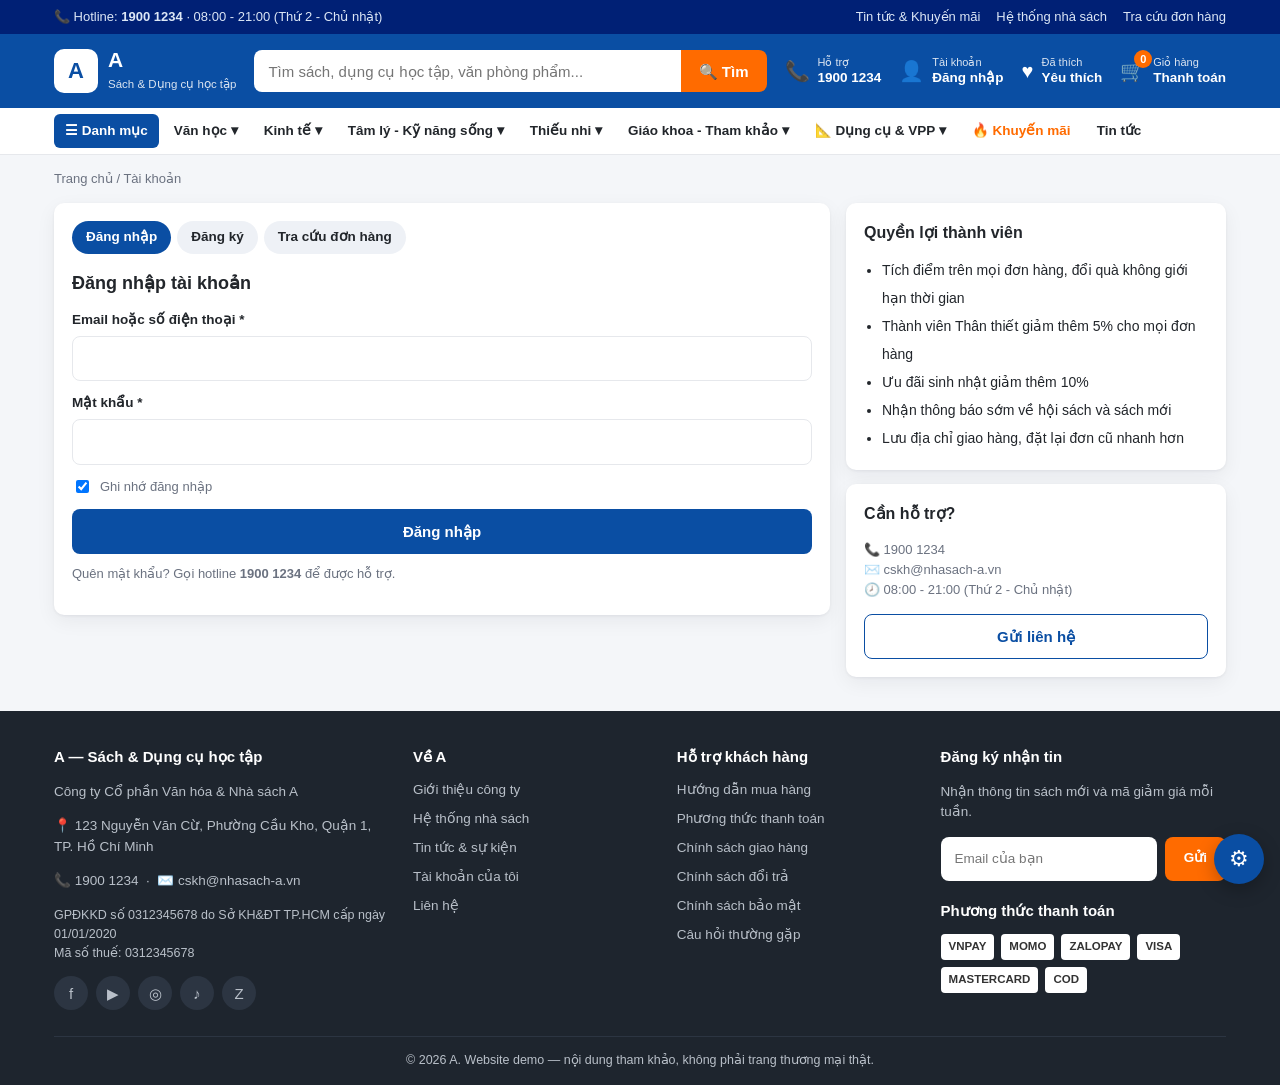
<file: nhasach/tai-khoan.html>
<!doctype html>
<html lang="vi">
<head>
<meta charset="utf-8">
<meta name="viewport" content="width=device-width,initial-scale=1">
<title>Tài khoản — {TEN}</title>
<link rel="stylesheet" href="assets/css/style.css">
</head>
<body data-page="account">
<div id="site-header"></div>

<main class="wrap">
  <div class="crumb"><a href="index.html">Trang chủ</a> / Tài khoản</div>

  <div class="layout" style="grid-template-columns:1fr 380px;align-items:start">
    <section class="panel">
      <div class="auth-tabs">
        <button class="tab active" data-tab="dangnhap">Đăng nhập</button>
        <button class="tab" data-tab="dangky">Đăng ký</button>
        <button class="tab" data-tab="tracuu">Tra cứu đơn hàng</button>
      </div>

      <form id="form-dangnhap" class="auth-pane">
        <h2 style="font-size:18px;margin:0 0 12px">Đăng nhập tài khoản</h2>
        <div class="field"><label>Email hoặc số điện thoại *</label><input required></div>
        <div class="field"><label>Mật khẩu *</label><input type="password" required minlength="6"></div>
        <label class="note" style="display:flex;gap:8px;align-items:center;margin-bottom:12px">
          <input type="checkbox" checked style="width:auto"> Ghi nhớ đăng nhập
        </label>
        <button class="btn btn-block">Đăng nhập</button>
        <p class="note" style="margin-top:10px">Quên mật khẩu? Gọi hotline <b id="hl1"></b> để được hỗ trợ.</p>
      </form>

      <form id="form-dangky" class="auth-pane hide">
        <h2 style="font-size:18px;margin:0 0 12px">Tạo tài khoản mới</h2>
        <div class="field"><label>Họ và tên *</label><input required></div>
        <div class="field"><label>Số điện thoại *</label><input required pattern="[0-9 +]{9,15}"></div>
        <div class="field"><label>Email *</label><input type="email" required></div>
        <div class="field"><label>Mật khẩu *</label><input type="password" required minlength="6"></div>
        <label class="note" style="display:flex;gap:8px;align-items:flex-start;margin-bottom:12px">
          <input type="checkbox" required style="width:auto;margin-top:3px">
          <span>Tôi đồng ý với <a href="chinh-sach.html?t=bao-mat">chính sách bảo mật</a> và điều khoản sử dụng.</span>
        </label>
        <button class="btn btn-block">Đăng ký</button>
      </form>

      <form id="form-tracuu" class="auth-pane hide">
        <h2 style="font-size:18px;margin:0 0 12px">Tra cứu đơn hàng</h2>
        <div class="field"><label>Mã đơn hàng *</label><input id="orderCode" required placeholder="VD: #A1B2C3"></div>
        <div class="field"><label>Số điện thoại đặt hàng *</label><input required pattern="[0-9 +]{9,15}"></div>
        <button class="btn btn-block">Tra cứu</button>
        <div id="orderResult" style="margin-top:14px"></div>
      </form>
    </section>

    <aside>
      <div class="panel" style="margin-bottom:14px">
        <h3 style="margin:0 0 10px;font-size:16px">Quyền lợi thành viên</h3>
        <ul style="margin:0;padding-left:18px;line-height:2;font-size:14px">
          <li>Tích điểm trên mọi đơn hàng, đổi quà không giới hạn thời gian</li>
          <li id="memberNote">Giảm thêm cho thành viên</li>
          <li>Ưu đãi sinh nhật giảm thêm 10%</li>
          <li>Nhận thông báo sớm về hội sách và sách mới</li>
          <li>Lưu địa chỉ giao hàng, đặt lại đơn cũ nhanh hơn</li>
        </ul>
      </div>
      <div class="panel">
        <h3 style="margin:0 0 10px;font-size:16px">Cần hỗ trợ?</h3>
        <p class="note" id="supportBox"></p>
        <a class="btn btn-ghost btn-block" href="lien-he.html">Gửi liên hệ</a>
      </div>
    </aside>
  </div>
</main>

<div id="site-footer"></div>

<script src="assets/js/config.js"></script>
<script src="assets/js/data.js"></script>
<script src="assets/js/app.js"></script>
<script>
window.PAGE_INIT = function () {
  var C = window.CFG;
  document.getElementById('hl1').textContent = C.hotline;
  document.getElementById('memberNote').textContent = C.memberDiscountNote;
  document.getElementById('supportBox').innerHTML =
    '📞 ' + C.hotline + '<br>✉️ ' + C.email + '<br>🕗 ' + C.workingHours;

  function show(name) {
    document.querySelectorAll('.auth-pane').forEach(function (f) { f.classList.add('hide'); });
    document.getElementById('form-' + name).classList.remove('hide');
    document.querySelectorAll('.auth-tabs .tab').forEach(function (t) {
      t.classList.toggle('active', t.dataset.tab === name);
    });
  }
  document.querySelectorAll('.auth-tabs .tab').forEach(function (t) {
    t.onclick = function () { show(t.dataset.tab); };
  });
  var tab = new URLSearchParams(location.search).get('tab');
  if (tab && document.getElementById('form-' + tab)) show(tab);

  document.getElementById('form-dangnhap').onsubmit = function (e) {
    e.preventDefault(); window.toast('Bản demo: chưa kết nối hệ thống tài khoản');
  };
  document.getElementById('form-dangky').onsubmit = function (e) {
    e.preventDefault(); e.target.reset(); window.toast('Đăng ký thành công (demo) ✓');
  };
  document.getElementById('form-tracuu').onsubmit = function (e) {
    e.preventDefault();
    var code = document.getElementById('orderCode').value.trim().toUpperCase().replace(/^#/, '');
    document.getElementById('orderResult').innerHTML =
      '<div class="coupon-ok" style="display:block">' +
      '<b>Đơn hàng #' + (code || 'A1B2C3') + '</b><br>' +
      'Trạng thái: <b>Đang giao</b> · Dự kiến nhận trong 2 ngày tới.<br>' +
      '<span class="note">Đây là kết quả mẫu của bản demo, chưa nối với hệ thống thật.</span></div>';
  };
};
</script>
</body>
</html>
</file>
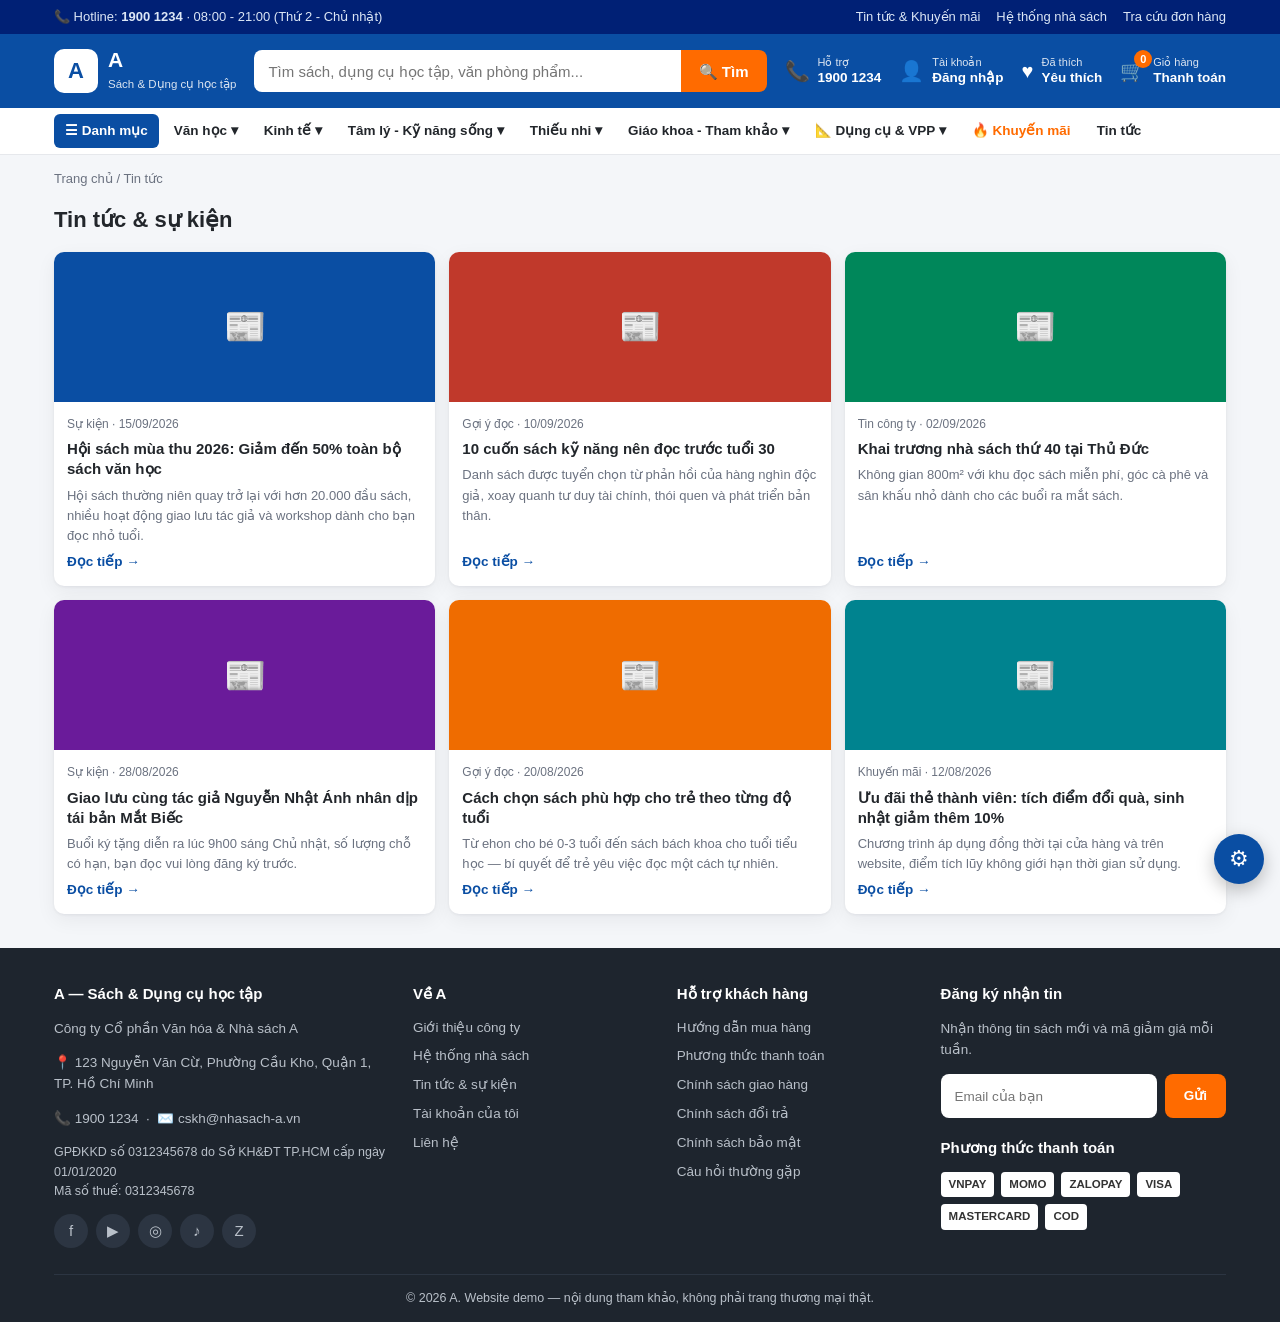
<file: nhasach/tin-tuc.html>
<!doctype html>
<html lang="vi">
<head>
<meta charset="utf-8">
<meta name="viewport" content="width=device-width,initial-scale=1">
<title>Tin tức &amp; sự kiện — {TEN}</title>
<link rel="stylesheet" href="assets/css/style.css">
</head>
<body data-page="news">
<div id="site-header"></div>

<main class="wrap">
  <div class="crumb" id="crumb"><a href="index.html">Trang chủ</a> / Tin tức</div>
  <div id="newsWrap"></div>
</main>

<div id="site-footer"></div>

<script src="assets/js/config.js"></script>
<script src="assets/js/data.js"></script>
<script src="assets/js/app.js"></script>
<script>
window.PAGE_INIT = function () {
  var id = new URLSearchParams(location.search).get('id');
  var col = ['#0a4ea3', '#c0392b', '#00875a', '#6a1b9a', '#ef6c00', '#00838f'];
  var wrap = document.getElementById('newsWrap');

  if (id) {
    var n = window.NEWS.filter(function (x) { return x.id === id; })[0] || window.NEWS[0];
    document.title = n.title + ' — ' + window.CFG.name;
    document.getElementById('crumb').innerHTML =
      '<a href="index.html">Trang chủ</a> / <a href="tin-tuc.html">Tin tức</a> / ' + n.title;
    wrap.innerHTML =
      '<div class="layout" style="grid-template-columns:1fr 320px">' +
        '<article class="panel">' +
          '<h1 style="margin:0 0 6px;font-size:25px;line-height:1.3">' + n.title + '</h1>' +
          '<p class="note">' + n.cat + ' · ' + n.date + ' · ' + window.CFG.name + '</p>' +
          '<div style="height:200px;border-radius:8px;background:' + col[window.NEWS.indexOf(n) % 6] + ';display:grid;place-items:center;font-size:56px;color:#fff;margin:14px 0">📰</div>' +
          '<p><b>' + n.excerpt + '</b></p>' +
          '<p>Chương trình được triển khai đồng thời tại toàn bộ hệ thống nhà sách ' + window.CFG.name +
          ' và trên website. Bạn đọc có thể đặt hàng trực tuyến rồi nhận tại cửa hàng gần nhất, hoặc chọn giao tận nhà với thời gian 2–5 ngày làm việc.</p>' +
          '<p>Bên cạnh ưu đãi về giá, ' + window.CFG.name + ' còn tổ chức nhiều hoạt động bên lề: giao lưu tác giả, ' +
          'workshop làm sổ tay thủ công, góc đọc sách miễn phí cho thiếu nhi và chương trình quyên góp sách cho vùng xa.</p>' +
          '<p>Thẻ thành viên tiếp tục được áp dụng cùng chương trình khuyến mãi. ' + window.CFG.memberDiscountNote +
          '. Mọi thắc mắc vui lòng liên hệ hotline <b>' + window.CFG.hotline + '</b> hoặc email <b>' + window.CFG.email + '</b>.</p>' +
          '<p><a class="btn btn-ghost" href="tin-tuc.html">← Quay lại danh sách tin</a></p>' +
        '</article>' +
        '<aside class="panel">' +
          '<h3 style="margin:0 0 10px;font-size:16px">Tin khác</h3>' +
          window.NEWS.filter(function (x) { return x.id !== n.id; }).slice(0, 5).map(function (o) {
            return '<a href="tin-tuc.html?id=' + o.id + '" style="display:block;padding:9px 0;border-bottom:1px solid var(--line)">' +
              '<b style="font-size:14px">' + o.title + '</b><div class="note">' + o.date + '</div></a>';
          }).join('') +
        '</aside>' +
      '</div>';
    return;
  }

  wrap.innerHTML =
    '<h1 style="font-size:22px;margin:0 0 14px">Tin tức &amp; sự kiện</h1>' +
    '<div class="news-grid">' + window.NEWS.map(function (n, i) {
      return '<a class="news-card" href="tin-tuc.html?id=' + n.id + '">' +
        '<div class="news-thumb" style="background:' + col[i % 6] + '">📰</div>' +
        '<div class="news-body"><span class="news-meta">' + n.cat + ' · ' + n.date + '</span>' +
        '<h3>' + n.title + '</h3><p>' + n.excerpt + '</p>' +
        '<span class="sec-more">Đọc tiếp →</span></div></a>';
    }).join('') + '</div>';
};
</script>
</body>
</html>
</file>
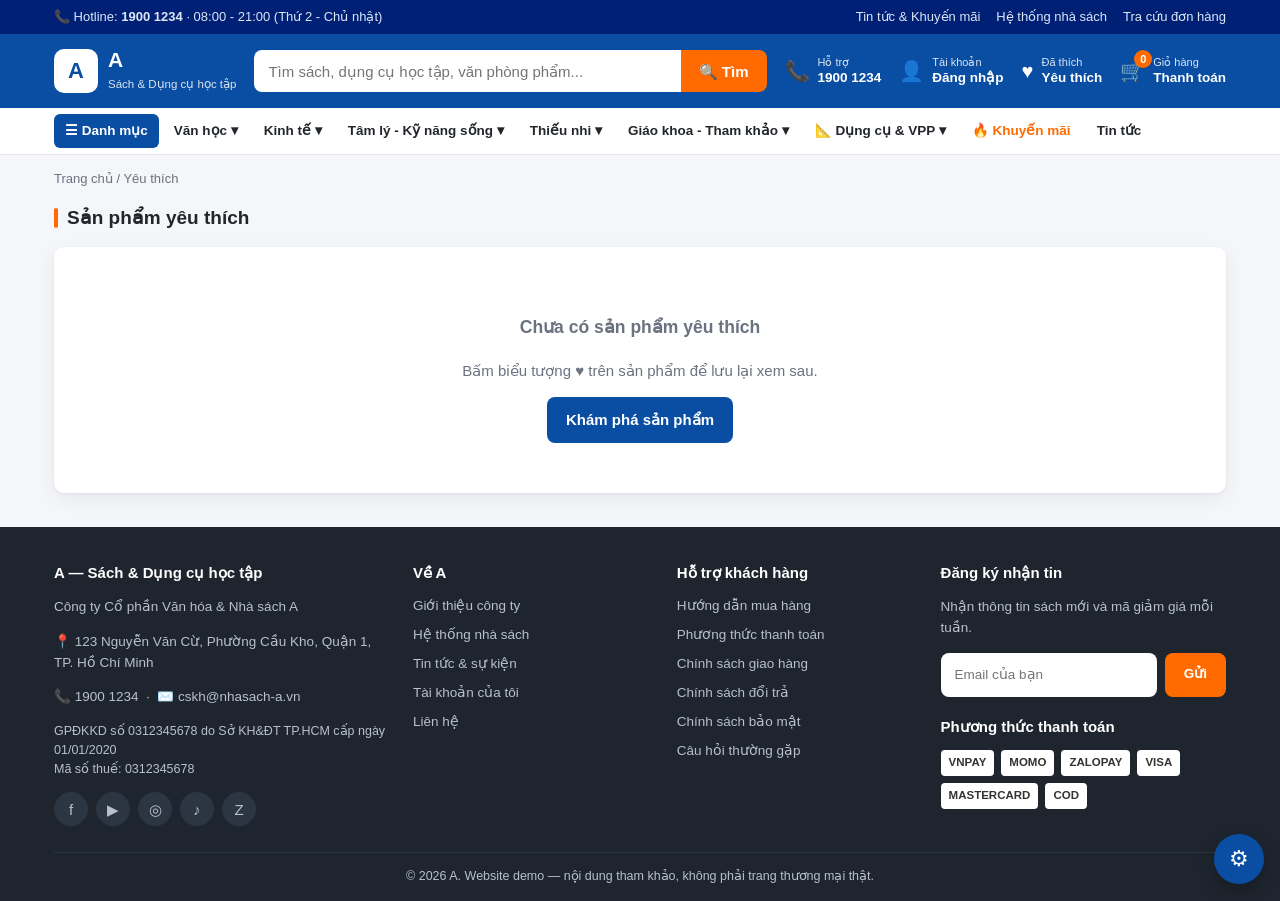
<file: nhasach/yeu-thich.html>
<!doctype html>
<html lang="vi">
<head>
<meta charset="utf-8">
<meta name="viewport" content="width=device-width,initial-scale=1">
<title>Sản phẩm yêu thích — {TEN}</title>
<link rel="stylesheet" href="assets/css/style.css">
</head>
<body data-page="wish">
<div id="site-header"></div>

<main class="wrap">
  <div class="crumb"><a href="index.html">Trang chủ</a> / Yêu thích</div>
  <div class="sec-head">
    <h2>Sản phẩm yêu thích</h2>
    <button class="btn btn-ghost btn-sm hide" id="clearWish">Xoá tất cả</button>
  </div>
  <div id="wishWrap"></div>
</main>

<div id="site-footer"></div>

<script src="assets/js/config.js"></script>
<script src="assets/js/data.js"></script>
<script src="assets/js/app.js"></script>
<script>
window.PAGE_INIT = window.PAGE_REFRESH = function () {
  var ids = window.Wish.get().filter(function (id) { return window.bookById(id); });
  var wrap = document.getElementById('wishWrap');
  var clear = document.getElementById('clearWish');

  if (!ids.length) {
    clear.classList.add('hide');
    wrap.innerHTML = '<div class="empty"><h3>Chưa có sản phẩm yêu thích</h3>' +
      '<p>Bấm biểu tượng ♥ trên sản phẩm để lưu lại xem sau.</p>' +
      '<a class="btn" href="danh-muc.html">Khám phá sản phẩm</a></div>';
    return;
  }

  clear.classList.remove('hide');
  clear.onclick = function () {
    if (confirm('Xoá toàn bộ danh sách yêu thích?')) { window.Wish.set([]); window.PAGE_REFRESH(); }
  };

  wrap.innerHTML =
    '<p class="note" style="margin-top:0">' + ids.length + ' sản phẩm đã lưu</p>' +
    '<div class="grid grid-4">' + ids.map(function (id) {
      return window.cardHTML(window.bookById(id));
    }).join('') + '</div>' +
    '<div style="margin-top:16px"><button class="btn btn-accent" id="addAll">🛒 Thêm tất cả vào giỏ</button></div>';

  document.getElementById('addAll').onclick = function () {
    ids.forEach(function (id) { window.Cart.add(id, 1); });
    window.toast('Đã thêm ' + ids.length + ' sản phẩm vào giỏ ✓');
  };
};
</script>
</body>
</html>
</file>
<file: nhasach/assets/css/style.css>
/* ===== Base & tokens ================================================== */
:root{
  --primary:#0a4ea3; --primary-dark:#083c7d; --accent:#ff6b00;
  --text:#22262b; --muted:#6b7280; --line:#e6e8ec; --bg:#f4f6f9;
  --ok:#00875a; --danger:#d8232a; --radius:10px;
  --shadow:0 1px 3px rgba(16,24,40,.06), 0 6px 20px rgba(16,24,40,.06);
  --wrap:1200px;
}
*{box-sizing:border-box}
html{scroll-behavior:smooth}
body{
  margin:0; background:var(--bg); color:var(--text);
  font:15px/1.55 "Segoe UI", Roboto, "Helvetica Neue", Arial, sans-serif;
}
img{max-width:100%;display:block}
a{color:inherit;text-decoration:none}
button,input,select,textarea{font:inherit;color:inherit}
.wrap{max-width:var(--wrap);margin:0 auto;padding:0 14px}
.hide{display:none !important}

/* ===== Buttons ======================================================== */
.btn{
  display:inline-flex;align-items:center;justify-content:center;gap:8px;
  padding:10px 18px;border:1px solid transparent;border-radius:8px;
  background:var(--primary);color:#fff;cursor:pointer;font-weight:600;
  transition:.15s; white-space:nowrap;
}
.btn:hover{background:var(--primary-dark)}
.btn-accent{background:var(--accent)} .btn-accent:hover{filter:brightness(.93)}
.btn-ghost{background:#fff;color:var(--primary);border-color:var(--primary)}
.btn-ghost:hover{background:#eef4fc}
.btn-sm{padding:7px 12px;font-size:13px}
.btn-block{width:100%}
.btn[disabled]{opacity:.55;cursor:not-allowed}

/* ===== Header ========================================================= */
.topbar{background:var(--primary-dark);color:#dce7f6;font-size:13px}
.topbar .wrap{display:flex;justify-content:space-between;align-items:center;height:34px;gap:14px}
.topbar a:hover{color:#fff;text-decoration:underline}
.topbar-links{display:flex;gap:16px}

.header{background:var(--primary);color:#fff;padding:14px 0}
.header .wrap{display:flex;align-items:center;gap:18px}
.logo{display:flex;align-items:center;gap:10px;flex:0 0 auto}
.logo-mark{
  width:44px;height:44px;border-radius:10px;background:#fff;color:var(--primary);
  display:grid;place-items:center;font-weight:800;font-size:22px;flex:0 0 auto;
}
.logo-text b{display:block;font-size:21px;line-height:1.1;letter-spacing:.3px}
.logo-text span{font-size:11.5px;opacity:.85}

.search{flex:1;position:relative;display:flex}
.search input{
  flex:1;height:42px;border:none;border-radius:8px 0 0 8px;padding:0 14px;outline:none;min-width:0;
}
.search button{height:42px;border:none;border-radius:0 8px 8px 0;padding:0 18px;background:var(--accent);color:#fff;cursor:pointer;font-weight:600}
.suggest{
  position:absolute;top:46px;left:0;right:0;background:#fff;border-radius:8px;
  box-shadow:var(--shadow);z-index:60;overflow:hidden;color:var(--text)
}
.suggest a{display:flex;gap:10px;padding:9px 12px;align-items:center;font-size:13.5px}
.suggest a:hover{background:#f2f5fa}
.suggest .s-cover{width:30px;height:40px;border-radius:3px;flex:0 0 auto}

.head-actions{display:flex;align-items:center;gap:18px;flex:0 0 auto}
.head-act{display:flex;align-items:center;gap:8px;font-size:13px;line-height:1.2}
.head-act i{font-size:20px;font-style:normal}
.head-act small{display:block;opacity:.85;font-size:11px}
.head-act b{font-size:13.5px}
.cart-link{position:relative}
.cart-badge{
  position:absolute;top:-6px;left:14px;min-width:18px;height:18px;padding:0 5px;
  background:var(--accent);border-radius:9px;font-size:11px;font-weight:700;
  display:grid;place-items:center
}

/* ===== Nav ============================================================ */
.nav{background:#fff;border-bottom:1px solid var(--line);position:sticky;top:0;z-index:50}
.nav .wrap{display:flex;align-items:center;gap:4px;height:46px;overflow:visible}
.nav-item{position:relative}
.nav-item>a{display:flex;align-items:center;gap:6px;padding:0 11px;height:46px;font-weight:600;font-size:13.5px;white-space:nowrap}
.nav-item>a:hover{color:var(--primary)}
.nav-item.all>a{background:var(--primary);color:#fff;border-radius:6px;height:34px}
.dropdown{
  position:absolute;top:46px;left:0;min-width:230px;background:#fff;border-radius:8px;
  box-shadow:var(--shadow);padding:8px 0;display:none;z-index:70
}
.nav-item:hover .dropdown{display:block}
.dropdown a{display:block;padding:8px 16px;font-size:13.5px}
.dropdown a:hover{background:#f2f5fa;color:var(--primary)}
.nav-toggle{display:none;background:none;border:none;cursor:pointer;font-size:22px;padding:0 6px}

/* ===== Layout helpers ================================================ */
.section{margin:26px 0}
.panel{background:#fff;border-radius:var(--radius);box-shadow:var(--shadow);padding:18px}
.sec-head{display:flex;align-items:center;justify-content:space-between;gap:12px;margin-bottom:14px}
.sec-head h2{margin:0;font-size:19px;display:flex;align-items:center;gap:9px}
.sec-head h2::before{content:"";width:4px;height:20px;background:var(--accent);border-radius:2px}
.sec-more{font-size:13.5px;color:var(--primary);font-weight:600}
.sec-more:hover{text-decoration:underline}
.tabs{display:flex;gap:6px;flex-wrap:wrap}
.tab{padding:6px 14px;border-radius:20px;background:#eef1f6;cursor:pointer;font-size:13.5px;font-weight:600;border:none}
.tab.active{background:var(--primary);color:#fff}

/* ===== Hero / banners ================================================ */
.hero{display:grid;grid-template-columns:230px 1fr 250px;gap:14px;margin:16px 0}
.cat-box{background:#fff;border-radius:var(--radius);box-shadow:var(--shadow);overflow:hidden}
.cat-box h3{margin:0;padding:11px 14px;background:var(--primary);color:#fff;font-size:14.5px}
.cat-box a{display:flex;align-items:center;gap:9px;padding:8.5px 14px;font-size:13.5px;border-bottom:1px solid #f1f3f6}
.cat-box a:last-child{border-bottom:none}
.cat-box a:hover{background:#f2f5fa;color:var(--primary)}

.slider{position:relative;border-radius:var(--radius);overflow:hidden;box-shadow:var(--shadow);min-height:300px}
.slide{
  position:absolute;inset:0;display:none;flex-direction:column;justify-content:center;
  padding:38px;color:#fff
}
.slide.active{display:flex;animation:fade .5s}
@keyframes fade{from{opacity:.2}to{opacity:1}}
.slide h2{margin:0 0 8px;font-size:34px;line-height:1.2;max-width:70%}
.slide p{margin:0 0 20px;font-size:16px;opacity:.95;max-width:70%}
.slide-dots{position:absolute;bottom:14px;left:38px;display:flex;gap:7px}
.slide-dots i{width:9px;height:9px;border-radius:50%;background:rgba(255,255,255,.5);cursor:pointer}
.slide-dots i.active{background:#fff;width:22px;border-radius:5px}
.side-promos{display:flex;flex-direction:column;gap:14px}
.promo{
  flex:1;border-radius:var(--radius);box-shadow:var(--shadow);padding:16px;color:#fff;
  display:flex;flex-direction:column;justify-content:center
}
.promo b{font-size:16px} .promo span{font-size:12.5px;opacity:.95}

/* ===== Trust bar ====================================================== */
.trust{display:grid;grid-template-columns:repeat(4,1fr);gap:14px}
.trust div{background:#fff;border-radius:var(--radius);box-shadow:var(--shadow);padding:14px;display:flex;gap:11px;align-items:center}
.trust i{font-size:24px;font-style:normal}
.trust b{display:block;font-size:14px} .trust span{font-size:12.5px;color:var(--muted)}

/* ===== Category chips ================================================ */
.cat-grid{display:grid;grid-template-columns:repeat(6,1fr);gap:10px}
.cat-chip{background:#fff;border-radius:var(--radius);box-shadow:var(--shadow);padding:12px 6px;text-align:center;font-size:12.5px;font-weight:600}
.cat-chip:hover{transform:translateY(-3px);color:var(--primary)}
.cat-chip i{display:block;font-size:26px;font-style:normal;margin-bottom:6px}
.cat-chip{transition:.15s}

/* ===== Product card =================================================== */
.grid{display:grid;grid-template-columns:repeat(5,1fr);gap:14px}
.grid-4{grid-template-columns:repeat(4,1fr)}
.card{
  background:#fff;border-radius:var(--radius);box-shadow:var(--shadow);overflow:hidden;
  display:flex;flex-direction:column;transition:.15s;position:relative
}
.card:hover{transform:translateY(-4px);box-shadow:0 10px 26px rgba(16,24,40,.13)}
.card-img{position:relative;padding:14px;background:#fff}
.card-img .cover{width:100%;aspect-ratio:3/4;border-radius:6px}
.badge{
  position:absolute;top:10px;left:10px;background:var(--danger);color:#fff;
  font-size:11.5px;font-weight:700;padding:3px 7px;border-radius:5px;z-index:2
}
.badge.new{background:var(--ok)} .badge.hot{background:var(--accent)}
.card-body{padding:0 14px 14px;display:flex;flex-direction:column;gap:5px;flex:1}
.card-cat{font-size:11.5px;color:var(--muted);text-transform:uppercase;letter-spacing:.4px}
.card-title{
  font-size:14px;font-weight:600;line-height:1.35;min-height:38px;
  display:-webkit-box;-webkit-line-clamp:2;-webkit-box-orient:vertical;overflow:hidden
}
.card:hover .card-title{color:var(--primary)}
.card-author{font-size:12.5px;color:var(--muted)}
.price{color:var(--danger);font-weight:800;font-size:16px}
.price-old{color:var(--muted);text-decoration:line-through;font-size:12.5px;margin-left:6px}
.off-tag{background:#ffeaea;color:var(--danger);font-size:11.5px;font-weight:700;padding:1px 6px;border-radius:4px;margin-left:6px}
.rate{font-size:12px;color:var(--muted);display:flex;gap:6px;align-items:center}
.stars{color:#f5a623;letter-spacing:1px}
.card .btn{margin-top:auto}

/* ===== Flash sale ===================================================== */
.flash{background:linear-gradient(90deg,#d8232a,#ff6b00);border-radius:var(--radius);padding:16px;color:#fff}
.flash-head{display:flex;align-items:center;justify-content:space-between;gap:12px;margin-bottom:14px;flex-wrap:wrap}
.flash-head h2{margin:0;font-size:20px;display:flex;align-items:center;gap:8px}
.countdown{display:flex;gap:6px;align-items:center;font-weight:700}
.countdown b{background:rgba(0,0,0,.35);border-radius:6px;padding:4px 9px;min-width:34px;text-align:center}

/* ===== News =========================================================== */
.news-grid{display:grid;grid-template-columns:repeat(3,1fr);gap:14px}
.news-card{background:#fff;border-radius:var(--radius);box-shadow:var(--shadow);overflow:hidden;display:flex;flex-direction:column}
.news-thumb{height:150px;display:grid;place-items:center;color:#fff;font-size:34px}
.news-body{padding:13px;display:flex;flex-direction:column;gap:6px;flex:1}
.news-meta{font-size:12px;color:var(--muted)}
.news-body h3{margin:0;font-size:15px;line-height:1.35}
.news-card:hover h3{color:var(--primary)}
.news-body p{margin:0;font-size:13px;color:var(--muted);flex:1}

/* ===== Store list ===================================================== */
.store-grid{display:grid;grid-template-columns:repeat(3,1fr);gap:12px}
.store{border:1px solid var(--line);border-radius:8px;padding:12px}
.store b{display:block;margin-bottom:4px}
.store p{margin:0;font-size:13px;color:var(--muted)}

/* ===== Newsletter ===================================================== */
.newsletter{
  background:linear-gradient(90deg,var(--primary),#00a3c4);border-radius:var(--radius);
  padding:24px;color:#fff;display:flex;align-items:center;justify-content:space-between;gap:20px;flex-wrap:wrap
}
.newsletter h2{margin:0 0 4px;font-size:21px}
.newsletter p{margin:0;opacity:.92;font-size:14px}
.nl-form{display:flex;gap:8px;flex:1;min-width:280px;max-width:470px}
.nl-form input{flex:1;height:44px;border:none;border-radius:8px;padding:0 14px;outline:none}

/* ===== Footer ========================================================= */
.footer{background:#1e252e;color:#b9c0c9;margin-top:34px;padding:34px 0 0;font-size:13.5px}
.footer-grid{display:grid;grid-template-columns:1.4fr 1fr 1fr 1.2fr;gap:26px}
.footer h4{color:#fff;margin:0 0 12px;font-size:15px}
.footer a:hover{color:#fff}
.footer ul{list-style:none;margin:0;padding:0;display:flex;flex-direction:column;gap:8px}
.footer .pay{display:flex;gap:7px;flex-wrap:wrap;margin-top:10px}
.footer .pay span{background:#fff;color:#333;border-radius:4px;padding:4px 8px;font-size:11.5px;font-weight:700}
.socials{display:flex;gap:8px;margin-top:12px}
.socials a{width:34px;height:34px;border-radius:50%;background:#2c3542;display:grid;place-items:center;font-size:15px}
.socials a:hover{background:var(--primary)}
.copyright{border-top:1px solid #2c3542;margin-top:26px;padding:14px 0;text-align:center;font-size:12.5px}

/* ===== Breadcrumb / list page ========================================= */
.crumb{font-size:13px;color:var(--muted);padding:14px 0}
.crumb a:hover{color:var(--primary)}
.layout{display:grid;grid-template-columns:230px 1fr;gap:16px;align-items:start}
.filter{background:#fff;border-radius:var(--radius);box-shadow:var(--shadow);padding:14px;margin-bottom:14px}
.filter h4{margin:0 0 10px;font-size:14.5px}
.filter label{display:flex;align-items:center;gap:8px;padding:5px 0;font-size:13.5px;cursor:pointer}
.toolbar{background:#fff;border-radius:var(--radius);box-shadow:var(--shadow);padding:11px 14px;display:flex;justify-content:space-between;align-items:center;gap:12px;margin-bottom:14px;flex-wrap:wrap}
.toolbar select{padding:7px 10px;border:1px solid var(--line);border-radius:7px}
.pager{display:flex;gap:6px;justify-content:center;margin:20px 0}
.pager button{min-width:36px;height:36px;border:1px solid var(--line);background:#fff;border-radius:7px;cursor:pointer}
.pager button.active{background:var(--primary);color:#fff;border-color:var(--primary)}
.empty{background:#fff;border-radius:var(--radius);padding:50px 20px;text-align:center;color:var(--muted);box-shadow:var(--shadow)}

/* ===== Product detail ================================================= */
.detail{display:grid;grid-template-columns:360px 1fr;gap:24px}
.detail .cover{width:100%;border-radius:8px}
.detail h1{margin:0 0 8px;font-size:23px;line-height:1.3}
.meta-row{font-size:13.5px;color:var(--muted);display:flex;gap:18px;flex-wrap:wrap;margin-bottom:12px}
.price-box{background:#fbfbfc;border:1px solid var(--line);border-radius:8px;padding:14px;margin:12px 0}
.price-box .price{font-size:28px}
.qty{display:inline-flex;border:1px solid var(--line);border-radius:8px;overflow:hidden}
.qty button{width:36px;height:40px;border:none;background:#f3f5f8;cursor:pointer;font-size:17px}
.qty input{width:56px;height:40px;border:none;text-align:center;outline:none}
.spec{width:100%;border-collapse:collapse;font-size:14px}
.spec td{padding:9px 10px;border-bottom:1px solid var(--line)}
.spec td:first-child{color:var(--muted);width:180px}

/* ===== Cart =========================================================== */
.cart-table{width:100%;border-collapse:collapse;font-size:14px}
.cart-table th{text-align:left;padding:10px;border-bottom:2px solid var(--line);font-size:13px;color:var(--muted)}
.cart-table td{padding:12px 10px;border-bottom:1px solid var(--line);vertical-align:middle}
.cart-item{display:flex;gap:12px;align-items:center}
.cart-item .cover{width:56px;height:75px;border-radius:5px;flex:0 0 auto}
.sum-row{display:flex;justify-content:space-between;padding:8px 0;font-size:14px}
.sum-row.total{border-top:1px solid var(--line);margin-top:8px;padding-top:12px;font-size:17px;font-weight:800}
.sum-row.total span:last-child{color:var(--danger)}
.field{margin-bottom:12px}
.field label{display:block;font-weight:600;font-size:13.5px;margin-bottom:5px}
.field input,.field textarea,.field select{width:100%;padding:10px 12px;border:1px solid var(--line);border-radius:8px;outline:none}
.field input:focus,.field textarea:focus{border-color:var(--primary)}
.note{font-size:13px;color:var(--muted)}

/* ===== Settings (đổi tên) ============================================= */
.gear{
  position:fixed;right:16px;bottom:16px;z-index:200;width:50px;height:50px;border-radius:50%;
  border:none;background:var(--primary);color:#fff;font-size:22px;cursor:pointer;box-shadow:0 6px 18px rgba(0,0,0,.25)
}
.gear:hover{background:var(--primary-dark)}
.modal{position:fixed;inset:0;background:rgba(10,15,25,.55);z-index:300;display:none;align-items:center;justify-content:center;padding:16px}
.modal.open{display:flex}
.modal-box{background:#fff;border-radius:12px;width:100%;max-width:460px;max-height:90vh;overflow:auto;padding:20px}
.modal-box h3{margin:0 0 4px;font-size:18px}
.modal-box .note{margin-bottom:14px}
.modal-actions{display:flex;gap:8px;margin-top:16px}

/* ===== Toast ========================================================== */
.toast{
  position:fixed;left:50%;bottom:26px;transform:translate(-50%,20px);z-index:400;
  background:#1e252e;color:#fff;padding:11px 18px;border-radius:8px;font-size:14px;
  opacity:0;transition:.25s;pointer-events:none;box-shadow:var(--shadow)
}
.toast.show{opacity:1;transform:translate(-50%,0)}

/* ===== Responsive ===================================================== */
@media (max-width:1100px){
  .hero{grid-template-columns:200px 1fr}
  .side-promos{display:none}
  .grid{grid-template-columns:repeat(4,1fr)}
  .cat-grid{grid-template-columns:repeat(4,1fr)}
}
@media (max-width:900px){
  .header .wrap{flex-wrap:wrap}
  .search{order:3;flex-basis:100%}
  .hero{grid-template-columns:1fr}
  .cat-box{display:none}
  .grid,.grid-4{grid-template-columns:repeat(3,1fr)}
  .trust{grid-template-columns:repeat(2,1fr)}
  .news-grid,.store-grid{grid-template-columns:repeat(2,1fr)}
  .footer-grid{grid-template-columns:repeat(2,1fr)}
  .detail{grid-template-columns:1fr}
  .layout{grid-template-columns:1fr}
  .sidebar{display:none}
  .sidebar.open{display:block}
  .nav .wrap{overflow-x:auto}
  .slide h2{font-size:26px;max-width:100%} .slide p{max-width:100%}
}
@media (max-width:620px){
  .grid,.grid-4{grid-template-columns:repeat(2,1fr)}
  .cat-grid{grid-template-columns:repeat(3,1fr)}
  .news-grid,.store-grid,.trust,.footer-grid{grid-template-columns:1fr}
  .topbar .wrap{height:auto;min-height:30px;padding:5px 14px;font-size:11.5px}
  .topbar-links{display:none}
  .head-act small,.head-act b{display:none}
  .slider{min-height:230px} .slide{padding:22px}
  .cart-table thead{display:none}
  .cart-table td{display:block;border:none;padding:6px 0}
  .cart-table tr{display:block;border-bottom:1px solid var(--line);padding:10px 0}
}

/* ===== Nút yêu thích trên thẻ sản phẩm ================================ */
.wish-btn{
  position:absolute;top:8px;right:8px;z-index:3;width:32px;height:32px;border-radius:50%;
  border:1px solid var(--line);background:#fff;color:#c9ced6;font-size:16px;line-height:1;
  cursor:pointer;transition:.15s;display:grid;place-items:center
}
.wish-btn:hover{color:var(--danger);border-color:var(--danger)}
.wish-btn.on{color:#fff;background:var(--danger);border-color:var(--danger)}

/* ===== Nút mở bộ lọc trên mobile ====================================== */
.filter-toggle{display:none}

/* ===== Tabs trang chi tiết ============================================ */
.dtabs{display:flex;gap:6px;border-bottom:1px solid var(--line);margin:20px 0 0;flex-wrap:wrap}
.dtab{
  padding:10px 16px;border:none;background:none;cursor:pointer;font-weight:600;font-size:14px;
  color:var(--muted);border-bottom:3px solid transparent;margin-bottom:-1px
}
.dtab.active{color:var(--primary);border-bottom-color:var(--primary)}
.dpane{display:none;padding-top:16px}
.dpane.active{display:block}

/* ===== Đánh giá ======================================================= */
.rv-summary{display:flex;gap:24px;align-items:center;flex-wrap:wrap;background:#fbfbfc;border:1px solid var(--line);border-radius:8px;padding:16px;margin-bottom:16px}
.rv-score{text-align:center;min-width:110px}
.rv-score b{display:block;font-size:34px;line-height:1.1;color:var(--danger)}
.rv-bars{flex:1;min-width:220px}
.rv-bar{display:flex;align-items:center;gap:8px;font-size:12.5px;margin:3px 0}
.rv-bar span:first-child{width:34px;color:var(--muted)}
.rv-bar i{flex:1;height:7px;background:#eceef2;border-radius:4px;overflow:hidden}
.rv-bar i b{display:block;height:100%;background:#f5a623}
.rv-item{border-bottom:1px solid var(--line);padding:13px 0}
.rv-item:last-child{border-bottom:none}
.rv-head{display:flex;gap:10px;align-items:center;flex-wrap:wrap;font-size:13.5px}
.rv-head b{font-size:14px}
.rv-item p{margin:6px 0 0}
.star-pick{display:flex;gap:4px;font-size:24px;color:#d8dce2;cursor:pointer;line-height:1}
.star-pick span{transition:.1s}
.star-pick span.on{color:#f5a623}

/* ===== Mã giảm giá ==================================================== */
.coupon-row{display:flex;gap:8px;margin:10px 0}
.coupon-row input{flex:1;padding:9px 12px;border:1px solid var(--line);border-radius:8px;outline:none;text-transform:uppercase}
.coupon-ok{background:#e9f7f0;border:1px solid #b7e5cf;color:#046c47;border-radius:8px;padding:9px 12px;font-size:13.5px;display:flex;justify-content:space-between;gap:10px;align-items:center}
.coupon-ok button{border:none;background:none;color:#046c47;cursor:pointer;text-decoration:underline;font-size:13px}
.coupon-list{font-size:12.5px;color:var(--muted);line-height:1.8}
.coupon-list code{background:#eef2f7;border-radius:4px;padding:1px 6px;font-weight:700;color:var(--primary);cursor:pointer}

/* ===== Tài khoản / chính sách ========================================= */
.auth-tabs{display:flex;gap:6px;margin-bottom:16px;flex-wrap:wrap}
.policy-nav a{display:block;padding:9px 12px;border-radius:7px;font-size:13.5px;border-bottom:1px solid #f1f3f6}
.policy-nav a:last-child{border-bottom:none}
.policy-nav a:hover{background:#f2f5fa;color:var(--primary)}
.policy-nav a.active{background:var(--primary);color:#fff}
.prose h2{font-size:20px;margin:0 0 10px}
.prose h3{font-size:16px;margin:20px 0 6px}
.prose p,.prose li{font-size:14.5px}
.prose ul,.prose ol{padding-left:20px;line-height:1.9}
.faq-item{border:1px solid var(--line);border-radius:8px;margin-bottom:8px;overflow:hidden}
.faq-item summary{padding:12px 14px;cursor:pointer;font-weight:600;font-size:14.5px;list-style:none}
.faq-item summary::-webkit-details-marker{display:none}
.faq-item summary::before{content:"＋";margin-right:8px;color:var(--primary);font-weight:700}
.faq-item[open] summary::before{content:"－"}
.faq-item div{padding:0 14px 13px;font-size:14px;color:#41474f}

@media (max-width:900px){
  .filter-toggle{display:inline-flex}
  .head-phone{display:none}
}

/* ===== Menu nhiều nhóm hàng ============================================ */
.dropdown .dd-label{
  padding:7px 16px 4px;font-size:11px;font-weight:700;letter-spacing:.6px;
  text-transform:uppercase;color:var(--muted)
}
.dropdown .dd-sub{padding-left:30px;font-size:13px;color:var(--muted)}
.dropdown .dd-sep{height:1px;background:var(--line);margin:6px 0}
</file>
